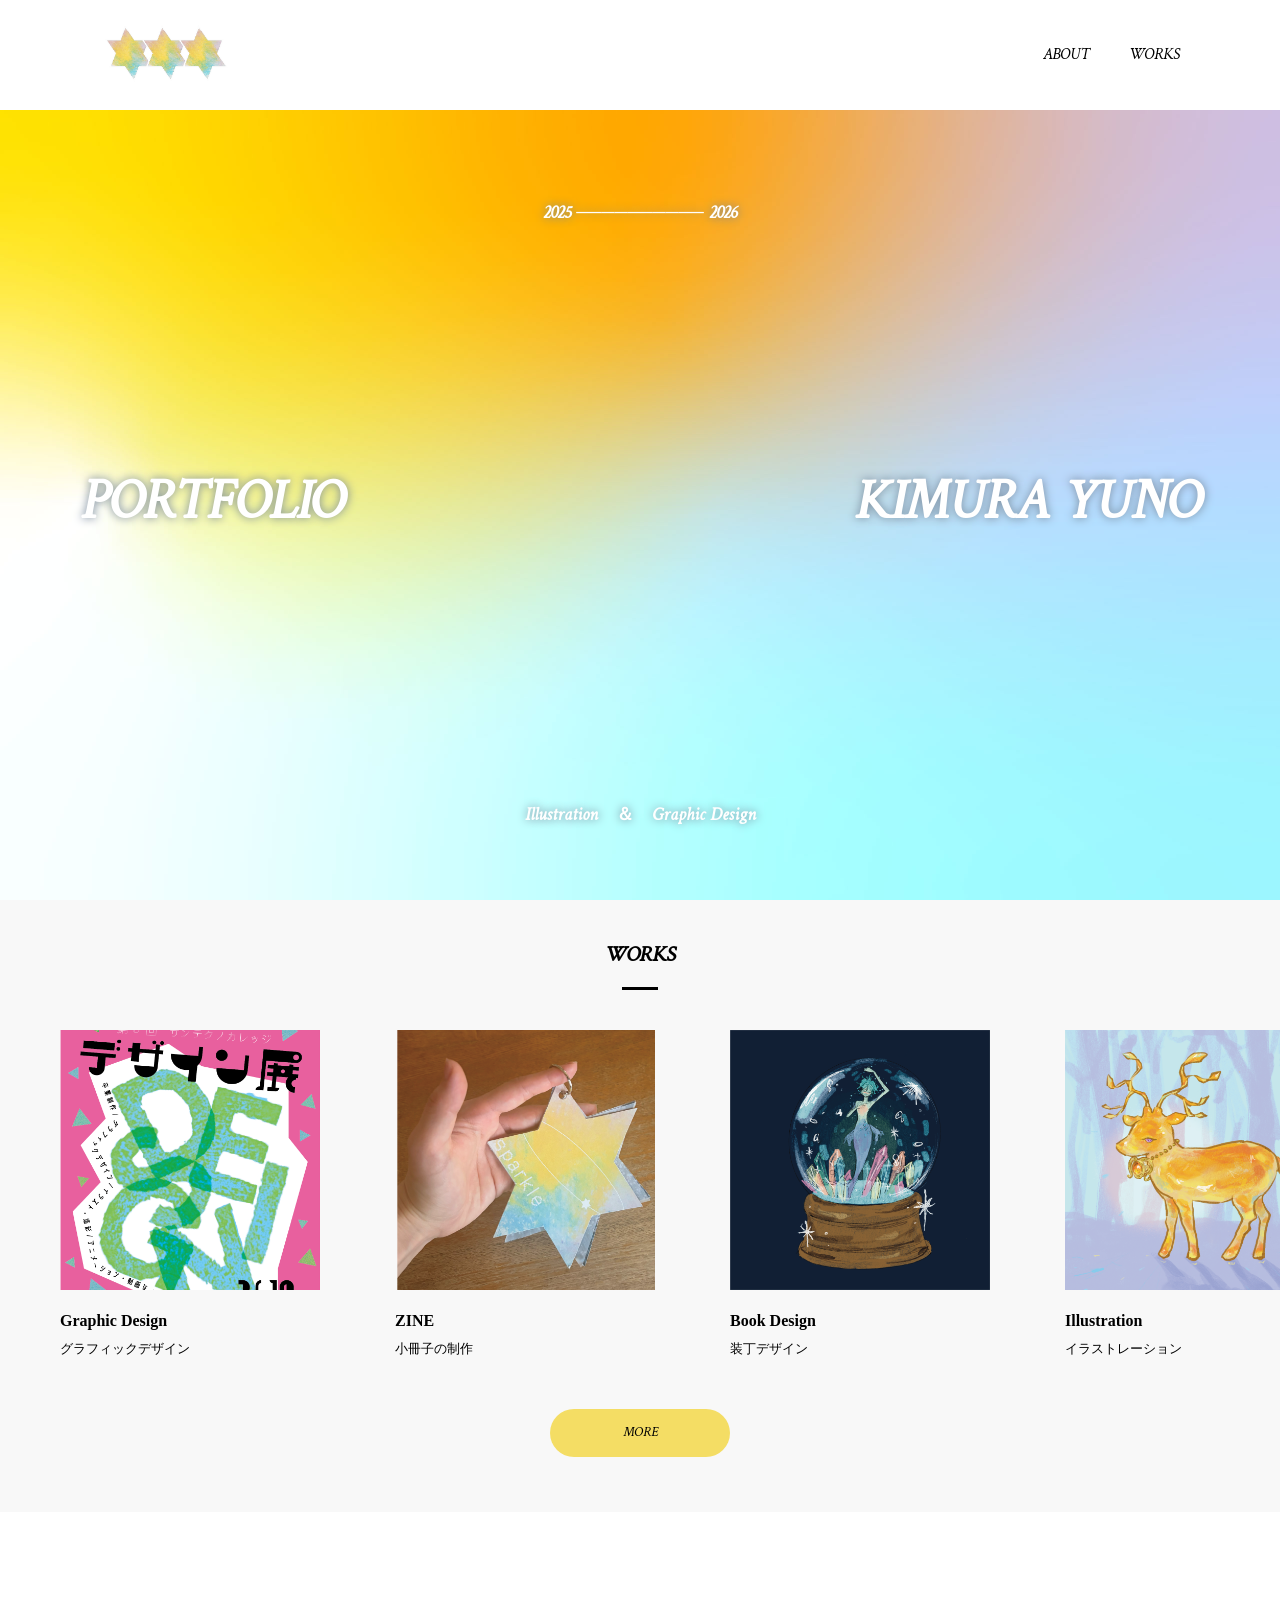
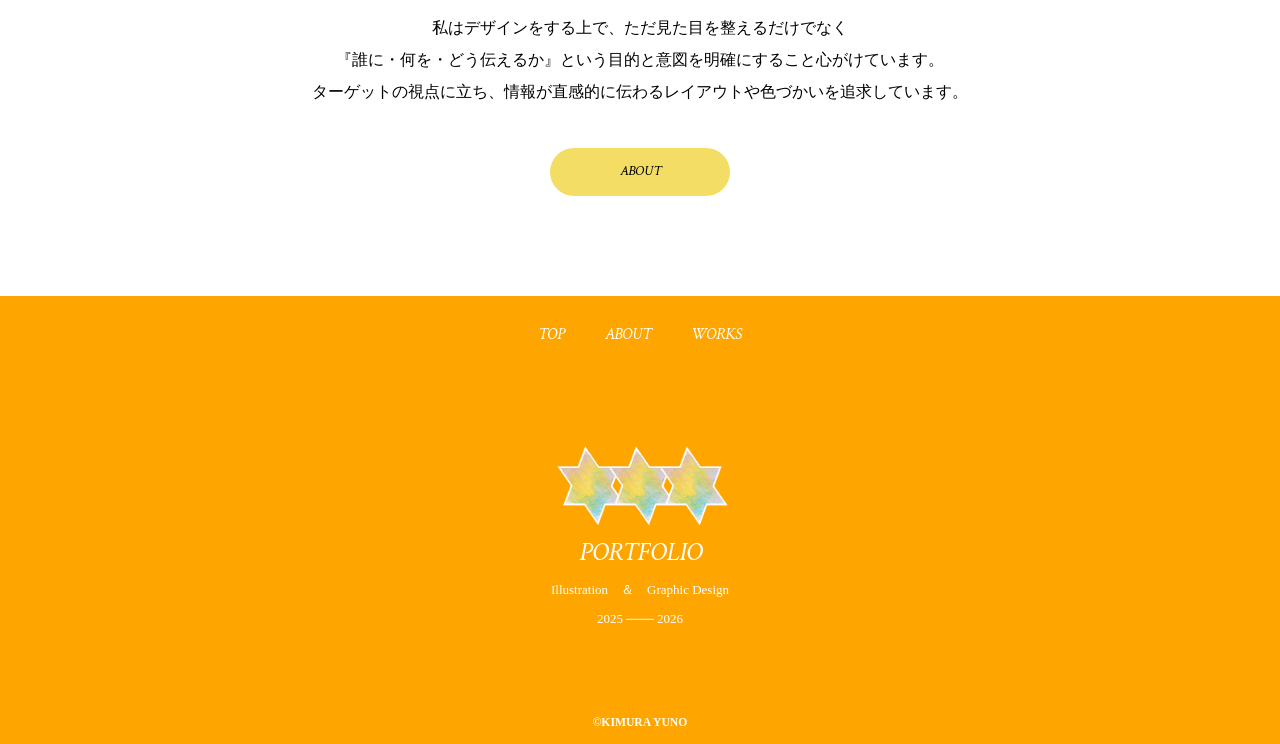
<file: index.html>
<!doctype html>
<html>
<head>
<meta charset="UTF-8">
<title>KIMURA YUNO PORTFOLIO website</title>
	<link rel="icon" type="image/svg+xml" href="favicon.svg">
<link rel="icon" type="image/png" href="favicon.png">
<link rel="apple-touch-icon" href="favicon.png">
<meta name="description" content="木村優乃のポートフォリオのウェブサイトです。">
<meta name="viewport" content="width=device-width, initial-scale=1">
<script type="text/javascript" src="js/toggle-menu.js"></script>
<link href="css/common.css" rel="stylesheet" type="text/css">
<link href="css/index.css" rel="stylesheet" type="text/css">
<link rel="preconnect" href="https://fonts.googleapis.com">
<link rel="preconnect" href="https://fonts.gstatic.com" crossorigin>
<link href="https://fonts.googleapis.com/css2?family=Metal&display=swap" rel="stylesheet">
</head>

<body>
<!--headerはここから-->
<header class="header">
  <div class="header-inner"> <a class="header-logo" href="index.html"> <img src="logo.webp" alt="KIMURA YUNO"/></a>
    <button class="toggle-menu-button"></button>
    <div class="header-site-menu">
      <nav class="site-menu">
        <ul>
          <li><a href="concept.html">ABOUT</a></li>
          <li><a href="shop.html">WORKS</a></li>
        
        </ul>
      </nav>
    </div>
    <!--header-site-menu--> 
  </div>
  <!--header-inner--> 
</header>
<!--headerはここまで--> 

<!--mainはここから-->
<main class="main">
  <div class="first-view">
 <div class="first-view-text">
  
  <!-- ① 左上の端（Y軸0の左端）に置く文字 -->
  <h1 class="title-left">PORTFOLIO</h1>
  
  <!-- ② 右上の端（Y軸0の右端）に置く文字（左と同じ大きさ） -->
  <h1 class="title-right">KIMURA YUNO</h1>

  <!-- ③ 上端真ん中に置きたい文字 -->
  <p class="top-center-text">2025 ────────── 2026</p>

  <!-- ④ 下端真ん中に置きたい文字 -->
  <p class="bottom-center-text">Illustration　＆　Graphic Design</p>

</div>
    <!--first-view-textの終わり--> 
  </div>
  <!--first-viewの終わり-->
 
  <div class="recommended">
    <h2>WORKS</h2>
    <ul class="item-list">
      <li><img src="images/index/index.webp" alt="グラフィックデザインの作品画像"/>
        <dl>
          <dt>Graphic Design</dt>
          <dd>グラフィックデザイン</dd>
		  </dl>
       
      </li>
      <li><img src="images/index/index2.webp" alt="小冊子の作品画像"/>
        <dl>
          <dt>ZINE</dt>
          <dd>小冊子の制作</dd>
        </dl>
       
      </li>
      <li><img src="images/index/index3.webp" alt="装丁デザインの作品画像"/>
        <dl>
          <dt>Book Design</dt>
          <dd>装丁デザイン</dd>
        </dl>
        
      </li>
   
		<li><img src="images/index/index6.webp" alt="イラストレーションの作品画像"/>
        <dl>
          <dt>Illustration</dt>
          <dd>イラストレーション</dd>
        </dl>
        
      </li>
		
		     <li><img src="images/index/index5.webp" alt="キャラクターデザインの作品画像"/>
        <dl>
          <dt>Character Design</dt>
          <dd>キャラクターデザイン</dd>
        </dl>
        
      </li>
		   <li><img src="images/index/index4.webp" alt="デッサンの作品画像"/>
        <dl>
          <dt>Drawing</dt>
          <dd>デッサン</dd>
        </dl>
        
      </li>
    </ul>
    <div class="link-button-area"><a class="link-button" href="./shop.html">MORE</a> </div>
  </div>
  <!--class"recommended" の終わり--> 
	 <div class="lead">
    <p>私はデザインをする上で、ただ見た目を整えるだけでなく<br>
		『誰に・何を・どう伝えるか』という目的と意図を明確にすること心がけています。<br>
		ターゲットの視点に立ち、情報が直感的に伝わるレイアウトや色づかいを追求しています。
    <div class="link-button-area"><a class="link-button" href="./concept.html">ABOUT</a></div>
  </div>
  <!--leadの終わり-->
</main>
<!--mainはここまで--> 

<!--footerはここから-->
<footer class="footer">
  <nav class="site-menu">
    <ul>
		 <li><a href="index.html">TOP</a></li>
      <li><a href="concept.html">ABOUT</a></li>
      <li><a href="shop.html">WORKS</a></li>
    </ul>
  </nav>
  <a class="footer-logo" href="index.html"> <img src="logo.webp" alt="KIMURA YUNO"/></a>
  <p class="footer-PORTFOLIO">PORTFOLIO</p>
  <p class="footer-time">Illustration　＆　Graphic Design</p>
	<p class="footer-time">2025 ─── 2026</p>
  <p class="copyright"><small>&copy;KIMURA YUNO</small></p>
</footer>
<!--footerはここまで-->

</body>
</html>
</file>
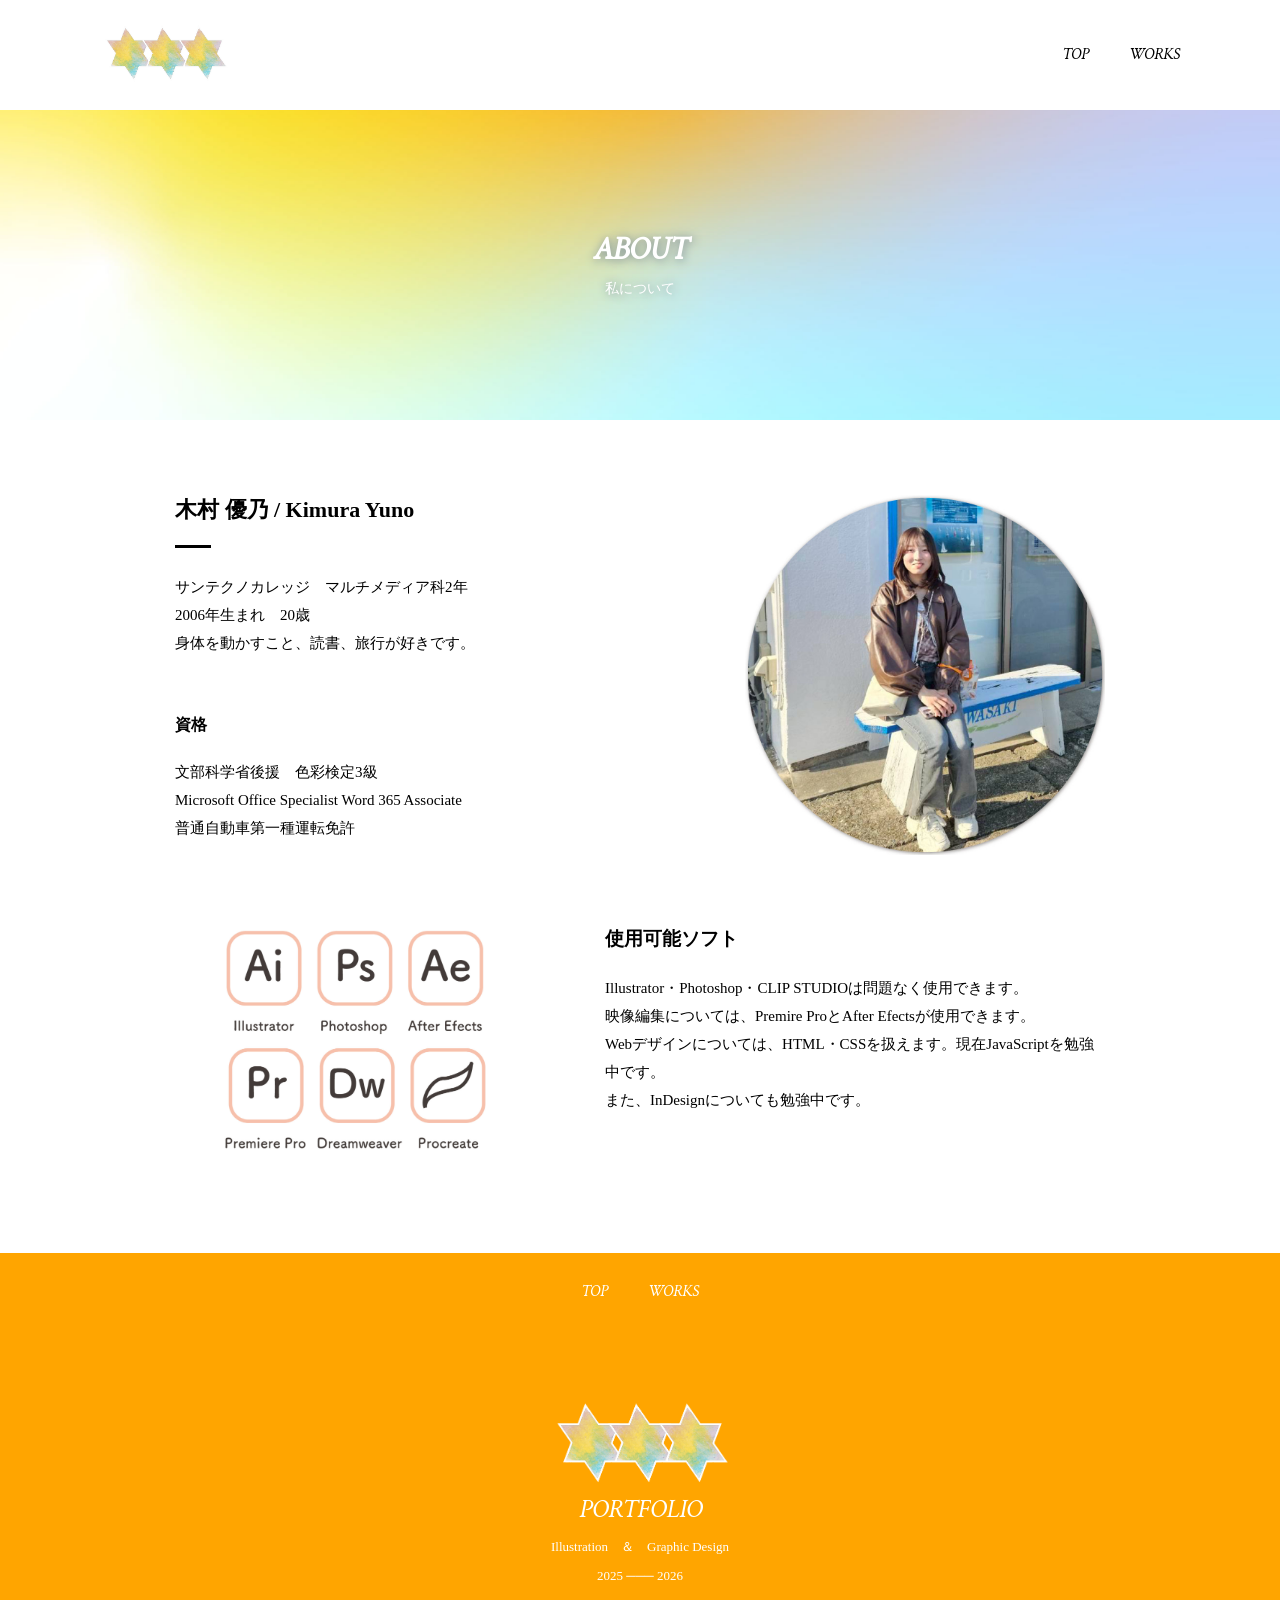
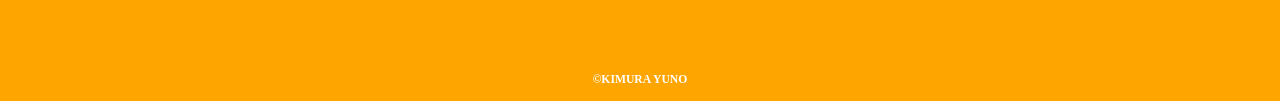
<file: concept.html>
<!doctype html>
<html>
<head>
<meta charset="UTF-8">
<title>ABOUT | KIMURA YUNO PORTFOLIO website</title>
<meta name="description" content="私について">
<meta name="viewport" content="width=device-width, initial-scale=1">
<script type="text/javascript" src="js/toggle-menu.js"></script>
<link href="css/common.css" rel="stylesheet" type="text/css">
<link rel="preconnect" href="https://fonts.googleapis.com">
<link rel="preconnect" href="https://fonts.gstatic.com" crossorigin>
<link href="https://fonts.googleapis.com/css2?family=Metal&display=swap" rel="stylesheet">
<link href="css/concept.css" rel="stylesheet" type="text/css">
</head>

<body>
<!--headerはここから-->
<header class="header">
  <div class="header-inner"> <a class="header-logo" href="index.html"> <img src="logo.webp" alt="KIMURA YUNO"/></a>
    <button class="toggle-menu-button"></button>
    <div class="header-site-menu">
      <nav class="site-menu">
        <ul>
			          <li><a href="index.html">TOP</a></li>
          <li><a href="shop.html">WORKS</a></li>
        </ul>
      </nav>
    </div>
    <!--header-site-menu--> 
  </div>
  <!--header-inner--> 
</header>
<!--headerはここまで-->  

<!--mainはここから-->
<main class="main">
  <div class="title">
    <h1>ABOUT </h1>
    <p>私について</p>
  </div>
  <!--titleの終わり-->
  <div class="feature">
    <div class="feature-text">
      <h2>木村 優乃 / Kimura Yuno</h2>
      <p>サンテクノカレッジ　マルチメディア科2年<br>
		2006年生まれ　20歳<br>
		身体を動かすこと、読書、旅行が好きです。</p>
	  <h4>資格</h4>
<p>文部科学省後援　色彩検定3級<br>
Microsoft Office Specialist Word 365 Associate<br>
普通自動車第一種運転免許</p>
    </div>
    <!--feature-textの終わり--> 
    <img src="images/concept/img-watashi.jpg" alt="木村優乃の画像"/> </div>
  <div class="feature reverse">
    <div class="feature-text">
     
		<h3>使用可能ソフト</h3>
		<p>Illustrator・Photoshop・CLIP STUDIOは問題なく使用できます。<br>
		映像編集については、Premire ProとAfter Efectsが使用できます。<br>
		Webデザインについては、HTML・CSSを扱えます。現在JavaScriptを勉強中です。<br>
		また、InDesignについても勉強中です。</p>
    </div>
    <!--feature-textの終わり--> 
    <img src="images/concept/img-soft.jpg" alt="使用可能ソフトの画像"/> </div>
  <!--fuature reverseの終わり-->
  
</main>
<!--mainはここまで--> 

<!--footerはここから-->
<footer class="footer">
  <nav class="site-menu">
    <ul>
		 <li><a href="index.html">TOP</a></li>
      <li><a href="shop.html">WORKS</a></li>
    </ul>
  </nav>
  <a class="footer-logo" href="index.html"> <img src="logo.webp" alt="KIMURA YUNO"/></a>
  <p class="footer-PORTFOLIO">PORTFOLIO</p>
  <p class="footer-time">Illustration　＆　Graphic Design</p>
	<p class="footer-time">2025 ─── 2026</p>
  <p class="copyright"><small>&copy;KIMURA YUNO</small></p>
</footer>
<!--footerはここまで-->


</body>
</html>
</file>
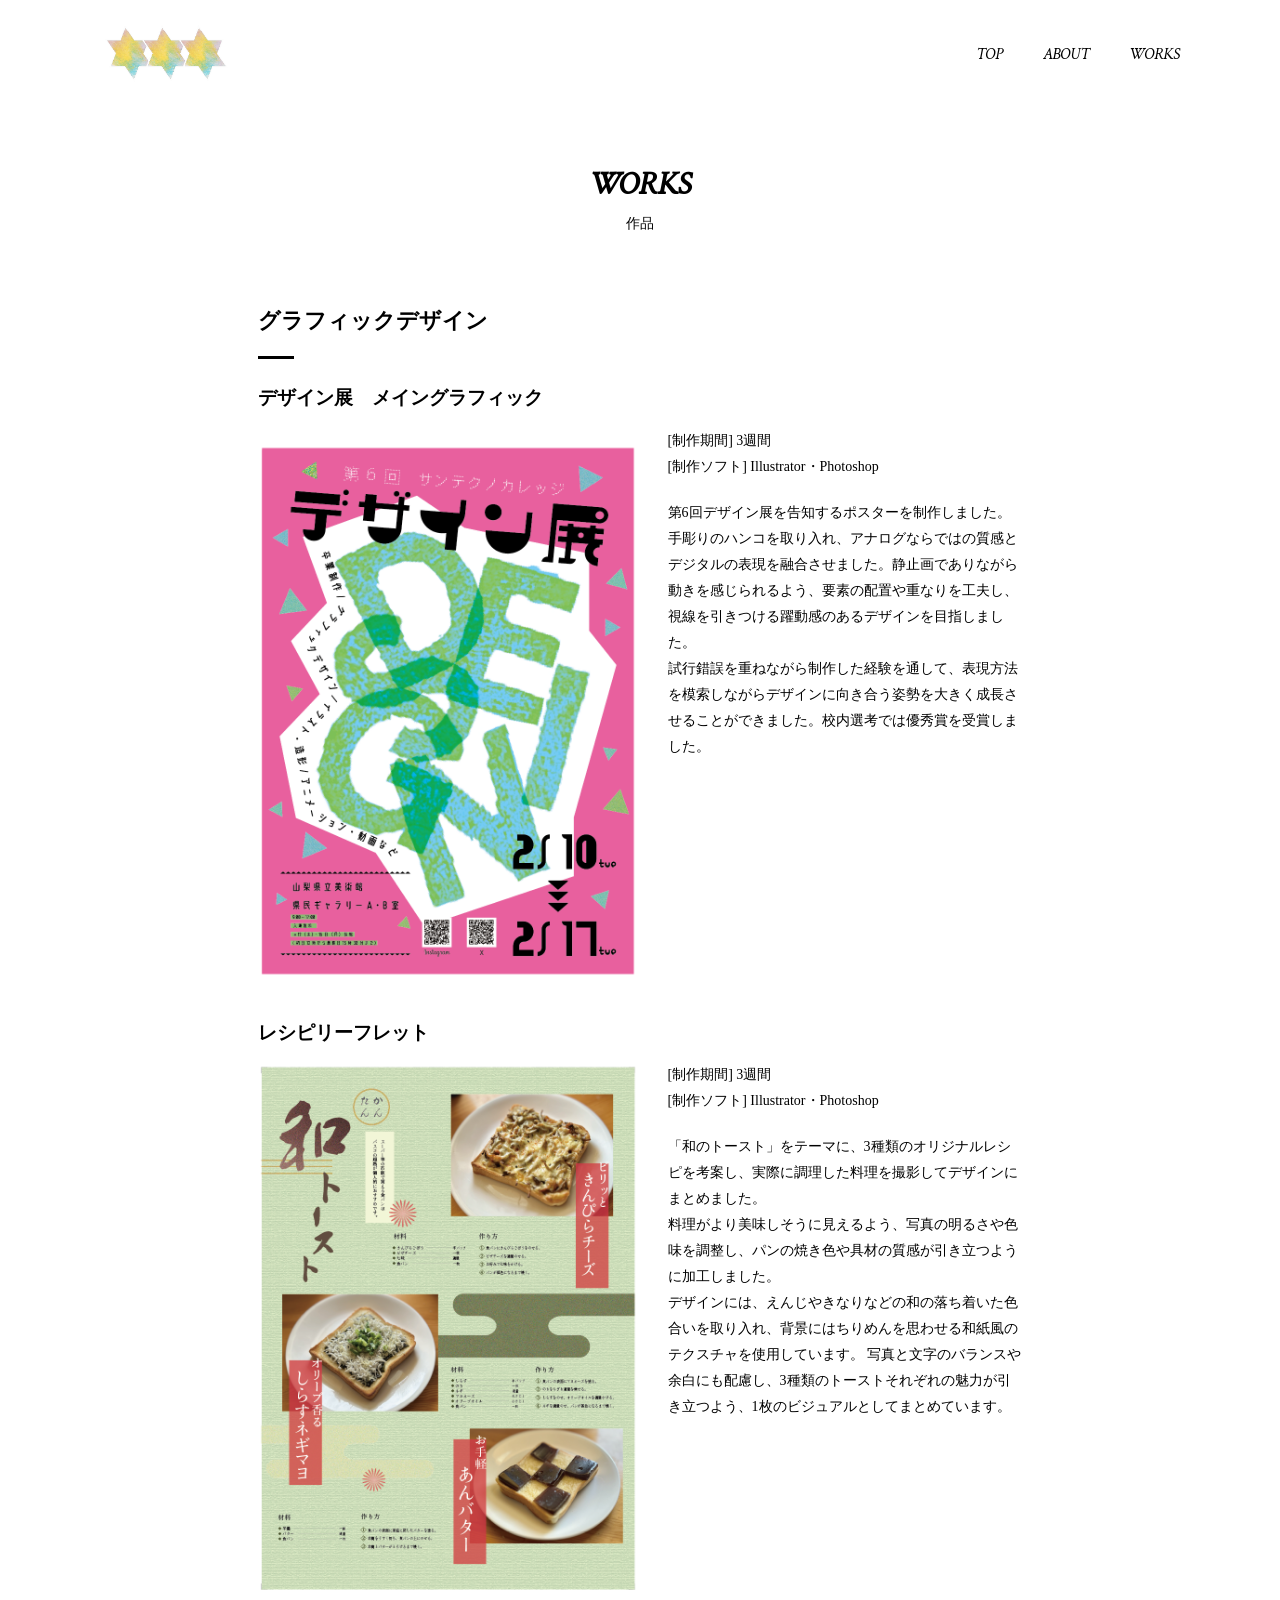
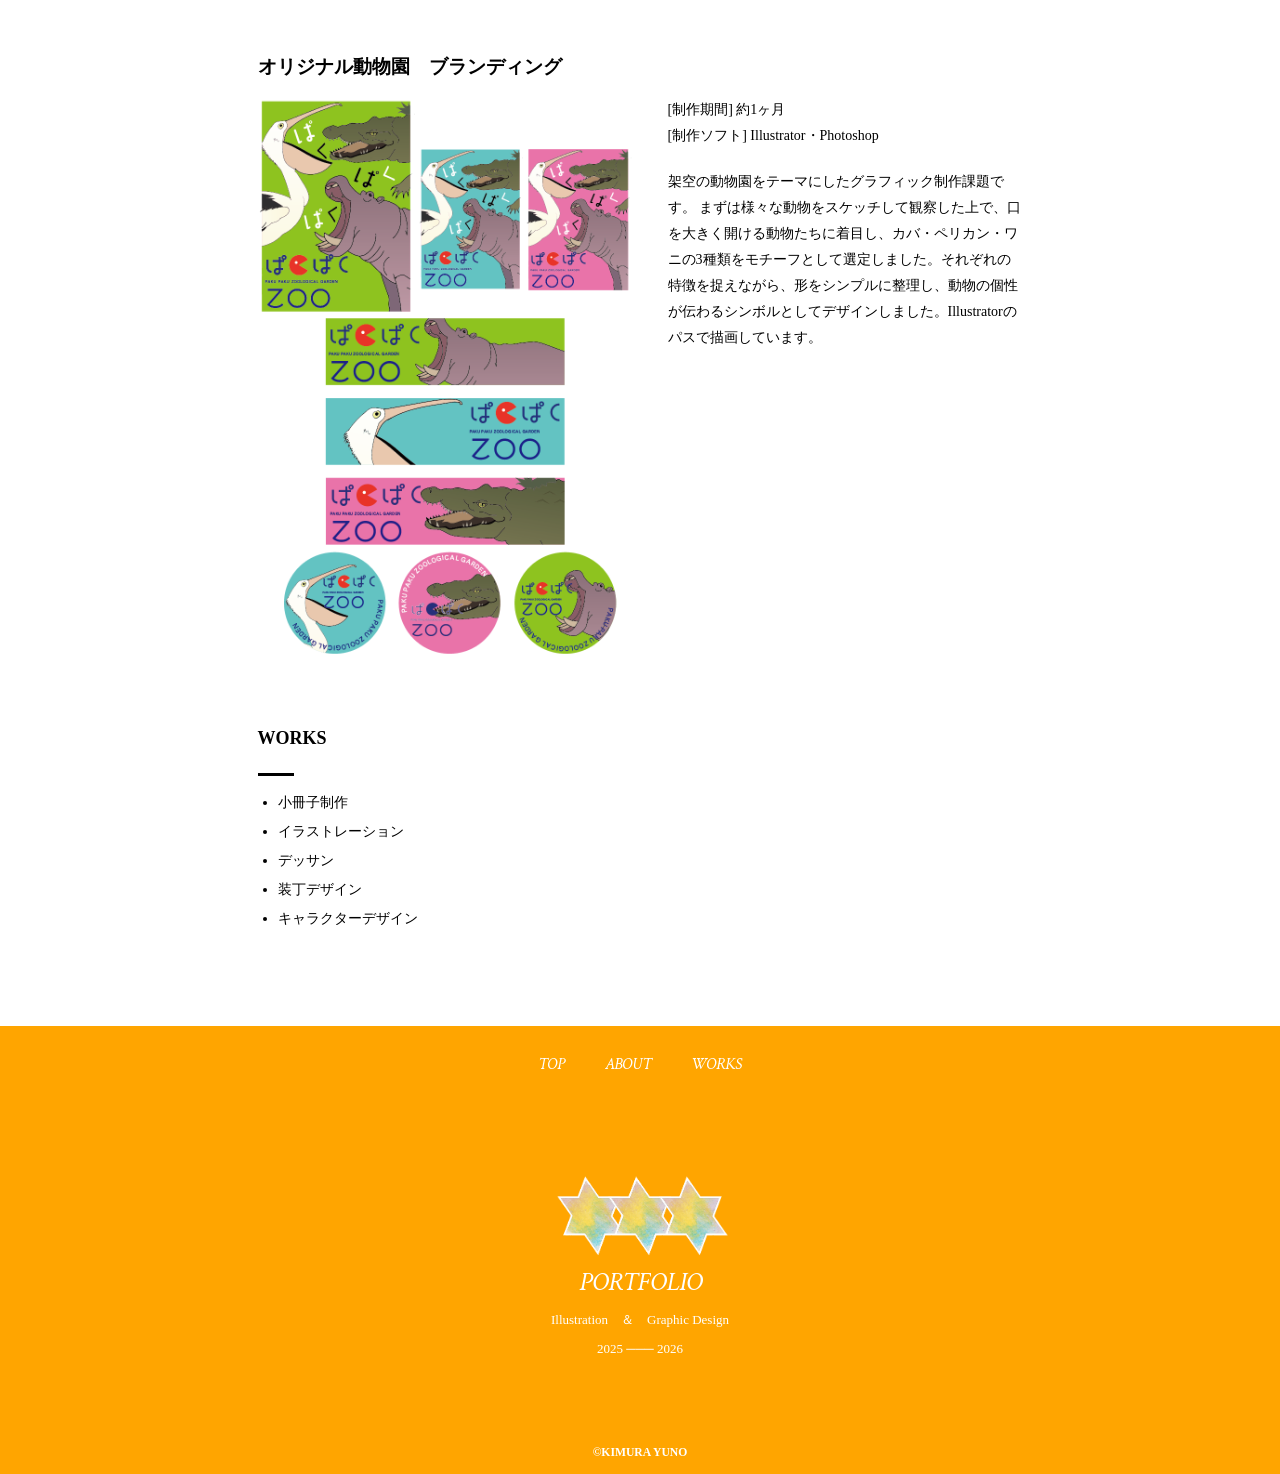
<file: shop-detail.html>
<!DOCTYPE html>
<html>

<head>
    <meta charset="UTF-8">
    <title><title>WORKS | KIMURA YUNO PORTFOLIO website</title></title>
    <meta name="description" content="木村優乃の作品集です。">
    <meta name="viewport" content="width=device-width">
    <script src="./js/toggle-menu.js"></script>
    <link href="./css/common.css" rel="stylesheet">
    <link href="./css/shop.css" rel="stylesheet">
    <link rel="preconnect" href="https://fonts.googleapis.com">
    <link rel="preconnect" href="https://fonts.gstatic.com" crossorigin>
    <link href="https://fonts.googleapis.com/css2?family=Metal&display=swap" rel="stylesheet">
</head>

<body>

<!--headerはここから-->
<header class="header">
  <div class="header-inner"> <a class="header-logo" href="index.html"> <img src="logo.webp" alt="KIMURA YUNO"/></a>
    <button class="toggle-menu-button"></button>
    <div class="header-site-menu">
      <nav class="site-menu">
        <ul>
			          <li><a href="index.html">TOP</a></li>
          <li><a href="concept.html">ABOUT</a></li>
          <li><a href="shop.html">WORKS</a></li>
        </ul>
      </nav>
    </div>
    <!--header-site-menu--> 
  </div>
  <!--header-inner--> 
</header>
<!--headerはここまで--> 

    <!-- mainここから -->
    <main class="main">
        <div class="title">
            <h1>WORKS</h1>
            <p>作品</p>
        </div>
        <div class="shop-contents">
            <div class="shop-item">
<h2>グラフィックデザイン</h2>
				<h3>デザイン展　メイングラフィック</h3>
                <div class="item-area">
                <img src="images/shop/shop1.webp" alt="デザイン展メイングラフィックの作品画像"/>
                <div class="about-item">
					<p class="item-text">[制作期間] 3週間<br>[制作ソフト] Illustrator・Photoshop</p>
				 <p class="item-text">第6回デザイン展を告知するポスターを制作しました。 <br>
					 手彫りのハンコを取り入れ、アナログならではの質感とデジタルの表現を融合させました。静止画でありながら動きを感じられるよう、要素の配置や重なりを工夫し、視線を引きつける躍動感のあるデザインを目指しました。<br>試行錯誤を重ねながら制作した経験を通して、表現方法を模索しながらデザインに向き合う姿勢を大きく成長させることができました。校内選考では優秀賞を受賞しました。</p>
                </div><!-- class "about-item"の終わり-->
                </div><!-- class "item-area"の終わり-->
				<h3>レシピリーフレット</h3>
              <div class="item-area">
                <img src="images/shop/shop2.webp" alt="レシピリーフレットの作品画像"/>
                <div class="about-item">
					<p class="item-text">[制作期間] 3週間<br>[制作ソフト] Illustrator・Photoshop</p>
				 <p class="item-text">「和のトースト」をテーマに、3種類のオリジナルレシピを考案し、実際に調理した料理を撮影してデザインにまとめました。<br>

料理がより美味しそうに見えるよう、写真の明るさや色味を調整し、パンの焼き色や具材の質感が引き立つように加工しました。<br>
デザインには、えんじやきなりなどの和の落ち着いた色合いを取り入れ、背景にはちりめんを思わせる和紙風のテクスチャを使用しています。
写真と文字のバランスや余白にも配慮し、3種類のトーストそれぞれの魅力が引き立つよう、1枚のビジュアルとしてまとめています。</p>
                </div><!-- class "about-item"の終わり-->
                </div><!-- class "item-area"の終わり-->
				<h3>オリジナル動物園　ブランディング</h3>
                <div class="item-area">
                <img src="images/shop/shop3.webp" alt="オリジナル動物園の作品画像"/>
                <div class="about-item">
					<p class="item-text">[制作期間] 約1ヶ月<br>[制作ソフト] Illustrator・Photoshop</p>
				 <p class="item-text">架空の動物園をテーマにしたグラフィック制作課題です。
まずは様々な動物をスケッチして観察した上で、口を大きく開ける動物たちに着目し、カバ・ペリカン・ワニの3種類をモチーフとして選定しました。それぞれの特徴を捉えながら、形をシンプルに整理し、動物の個性が伝わるシンボルとしてデザインしました。Illustratorのパスで描画しています。</p>
                </div><!-- class "about-item"の終わり-->
              </div><!-- class "item-area"の終わり-->
<div class="item-group recommended">
        
            </div>
            <aside class="shop-menu">
                <div class="shop-menu-inner">
                    <h2>WORKS</h2>
                    <ul>
                      <li><a href="./shop-detail02.html">小冊子制作</a></li>
                        <li><a href="./shop-detail03.html">イラストレーション</a></li>
                        <li><a href="./shop-detail04.html">デッサン</a></li>
                        <li><a href="./shop-detail05.html">装丁デザイン</a></li>
                        <li><a href="./shop-detail06.html">キャラクターデザイン</a></li>
                  </ul>
              </div>
            </aside>
        </div>
    </main>
    <!-- mainここまで -->

<!--footerはここから-->
<footer class="footer">
  <nav class="site-menu">
    <ul>
		 <li><a href="index.html">TOP</a></li>
      <li><a href="concept.html">ABOUT</a></li>
      <li><a href="shop.html">WORKS</a></li>
    </ul>
  </nav>
  <a class="footer-logo" href="index.html"> <img src="logo.webp" alt="KIMURA YUNO"/></a>
  <p class="footer-PORTFOLIO">PORTFOLIO</p>
  <p class="footer-time">Illustration　＆　Graphic Design</p>
	<p class="footer-time">2025 ─── 2026</p>
  <p class="copyright"><small>&copy;KIMURA YUNO</small></p>
</footer>
<!--footerはここまで-->

</body>

</html>
</file>
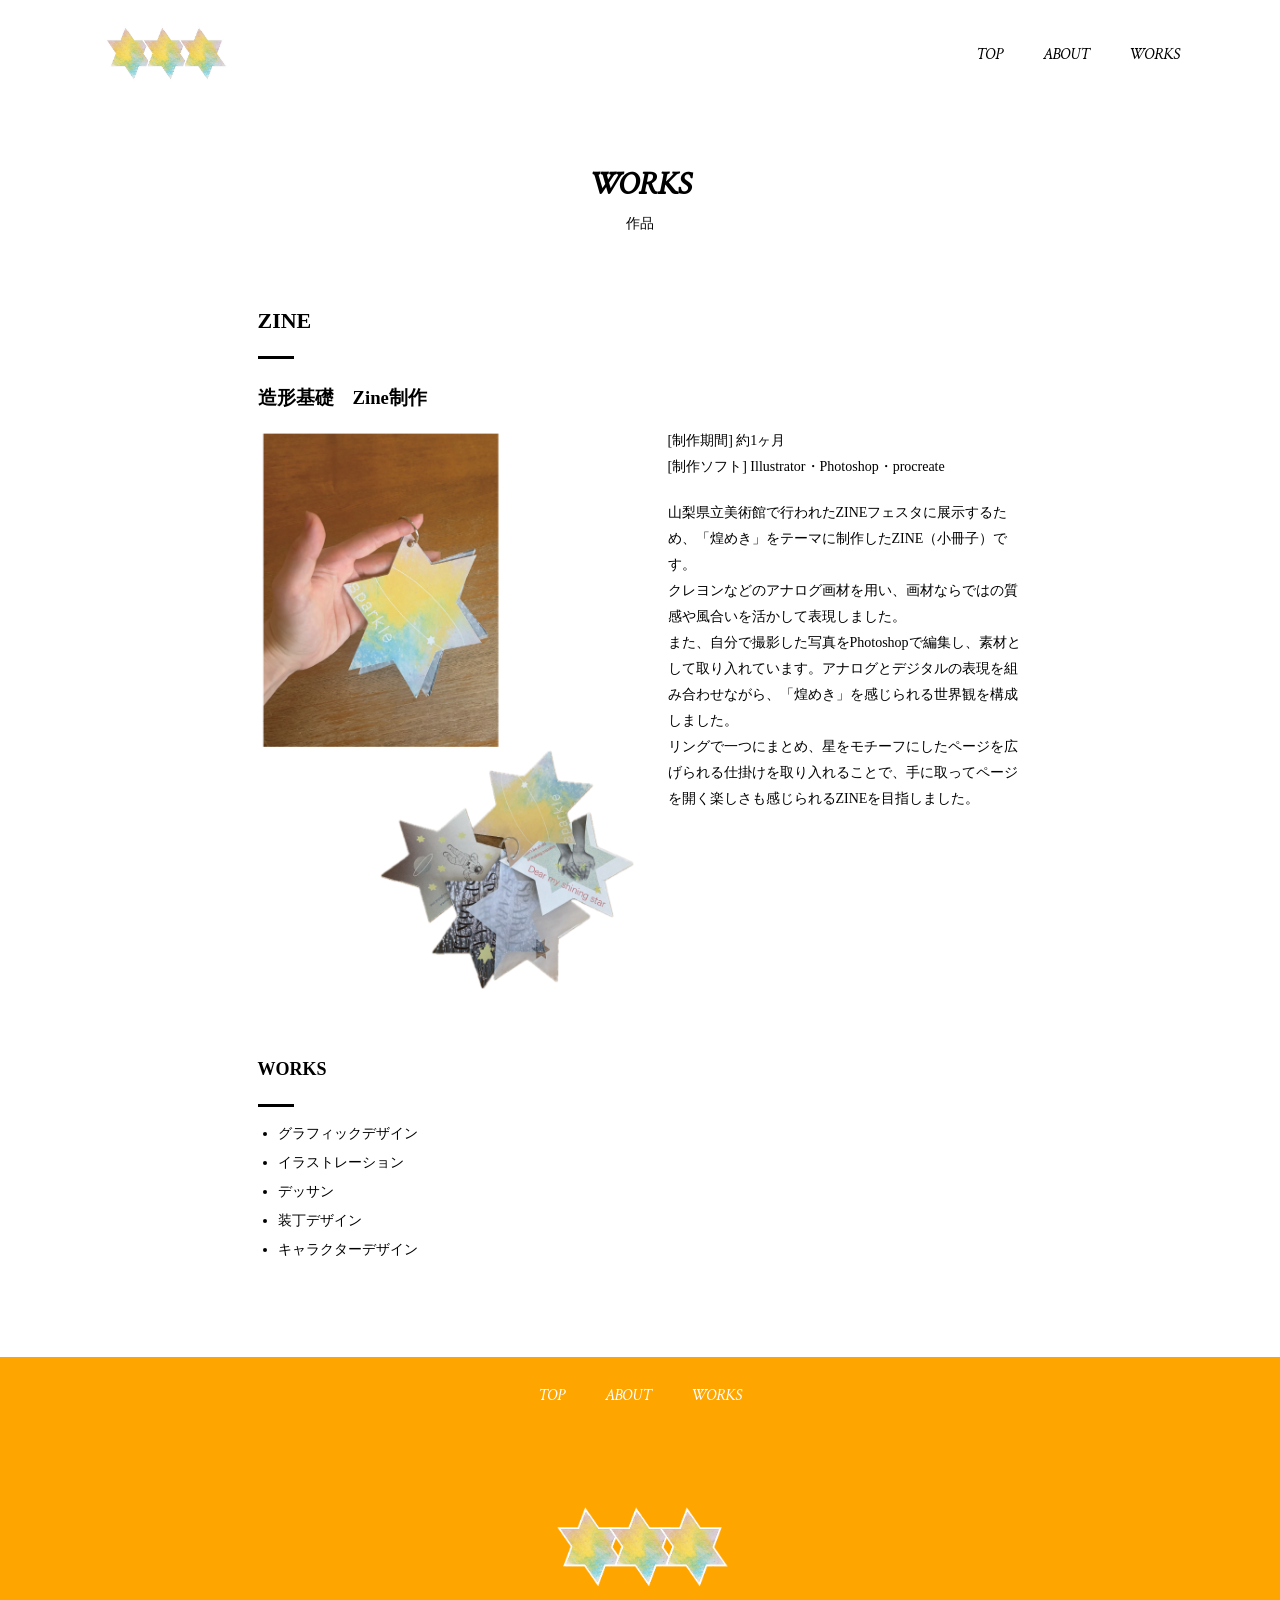
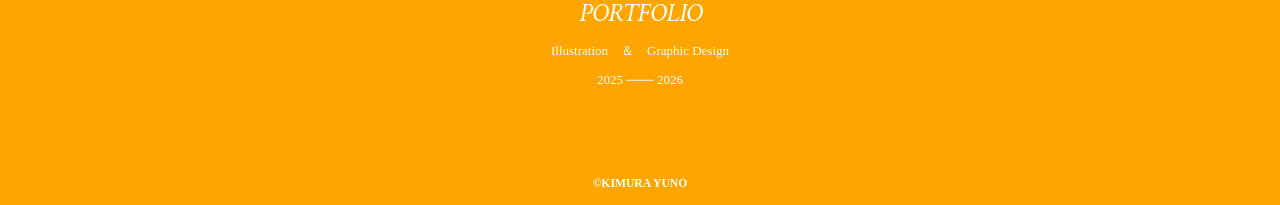
<file: shop-detail02.html>
<!DOCTYPE html>
<html>

<head>
    <meta charset="UTF-8">
    <title>WORKS | KIMURA YUNO PORTFOLIO website</title>
    <meta name="description" content="木村優乃の作品集です。">
    <meta name="viewport" content="width=device-width">
    <script src="./js/toggle-menu.js"></script>
    <link href="./css/common.css" rel="stylesheet">
    <link href="./css/shop.css" rel="stylesheet">
    <link rel="preconnect" href="https://fonts.googleapis.com">
    <link rel="preconnect" href="https://fonts.gstatic.com" crossorigin>
    <link href="https://fonts.googleapis.com/css2?family=Metal&display=swap" rel="stylesheet">
</head>

<body>

<!--headerはここから-->
<header class="header">
  <div class="header-inner"> <a class="header-logo" href="index.html"> <img src="logo.webp" alt="KIMURA YUNO"/></a>
    <button class="toggle-menu-button"></button>
    <div class="header-site-menu">
      <nav class="site-menu">
        <ul>
			          <li><a href="index.html">TOP</a></li>
          <li><a href="concept.html">ABOUT</a></li>
          <li><a href="shop.html">WORKS</a></li>
        </ul>
      </nav>
    </div>
    <!--header-site-menu--> 
  </div>
  <!--header-inner--> 
</header>
<!--headerはここまで--> 

    <!-- mainここから -->
    <main class="main">
        <div class="title">
            <h1>WORKS</h1>
            <p>作品</p>
        </div>
        <div class="shop-contents">
            <div class="shop-item">
<h2>ZINE&nbsp;</h2>
				<h3>造形基礎　Zine制作</h3>
                <div class="item-area">
                <img src="images/shop/shop4.webp" alt="小冊子の作品画像"/>
			
                <div class="about-item">
					<p class="item-text">[制作期間] 約1ヶ月<br>[制作ソフト] Illustrator・Photoshop・procreate</p>
				 <p class="item-text">山梨県立美術館で行われたZINEフェスタに展示するため、「煌めき」をテーマに制作したZINE（小冊子）です。<br>
				   クレヨンなどのアナログ画材を用い、画材ならではの質感や風合いを活かして表現しました。<br>また、自分で撮影した写真をPhotoshopで編集し、素材として取り入れています。アナログとデジタルの表現を組み合わせながら、「煌めき」を感じられる世界観を構成しました。<br>
リングで一つにまとめ、星をモチーフにしたページを広げられる仕掛けを取り入れることで、手に取ってページを開く楽しさも感じられるZINEを目指しました。</p>
                </div><!-- class "about-item"の終わり-->
                </div><!-- class "item-area"の終わり-->
	
<div class="item-group recommended">
        
            </div>
            <aside class="shop-menu">
                <div class="shop-menu-inner">
                    <h2>WORKS</h2>
                    <ul>
                       <li><a href="./shop-detail.html">グラフィックデザイン</a></li>
                        <li><a href="./shop-detail03.html">イラストレーション</a></li>
                        <li><a href="./shop-detail04.html">デッサン</a></li>
                        <li><a href="./shop-detail05.html">装丁デザイン</a></li>
                        <li><a href="./shop-detail06.html">キャラクターデザイン</a></li>
                    </ul>
                </div>
            </aside>
        </div>
    </main>
    <!-- mainここまで -->

<!--footerはここから-->
<footer class="footer">
  <nav class="site-menu">
    <ul>
		 <li><a href="index.html">TOP</a></li>
      <li><a href="concept.html">ABOUT</a></li>
      <li><a href="shop.html">WORKS</a></li>
    </ul>
  </nav>
  <a class="footer-logo" href="index.html"> <img src="logo.webp" alt="KIMURA YUNO"/></a>
  <p class="footer-PORTFOLIO">PORTFOLIO</p>
  <p class="footer-time">Illustration　＆　Graphic Design</p>
	<p class="footer-time">2025 ─── 2026</p>
  <p class="copyright"><small>&copy;KIMURA YUNO</small></p>
</footer>
<!--footerはここまで-->

</body>

</html>
</file>
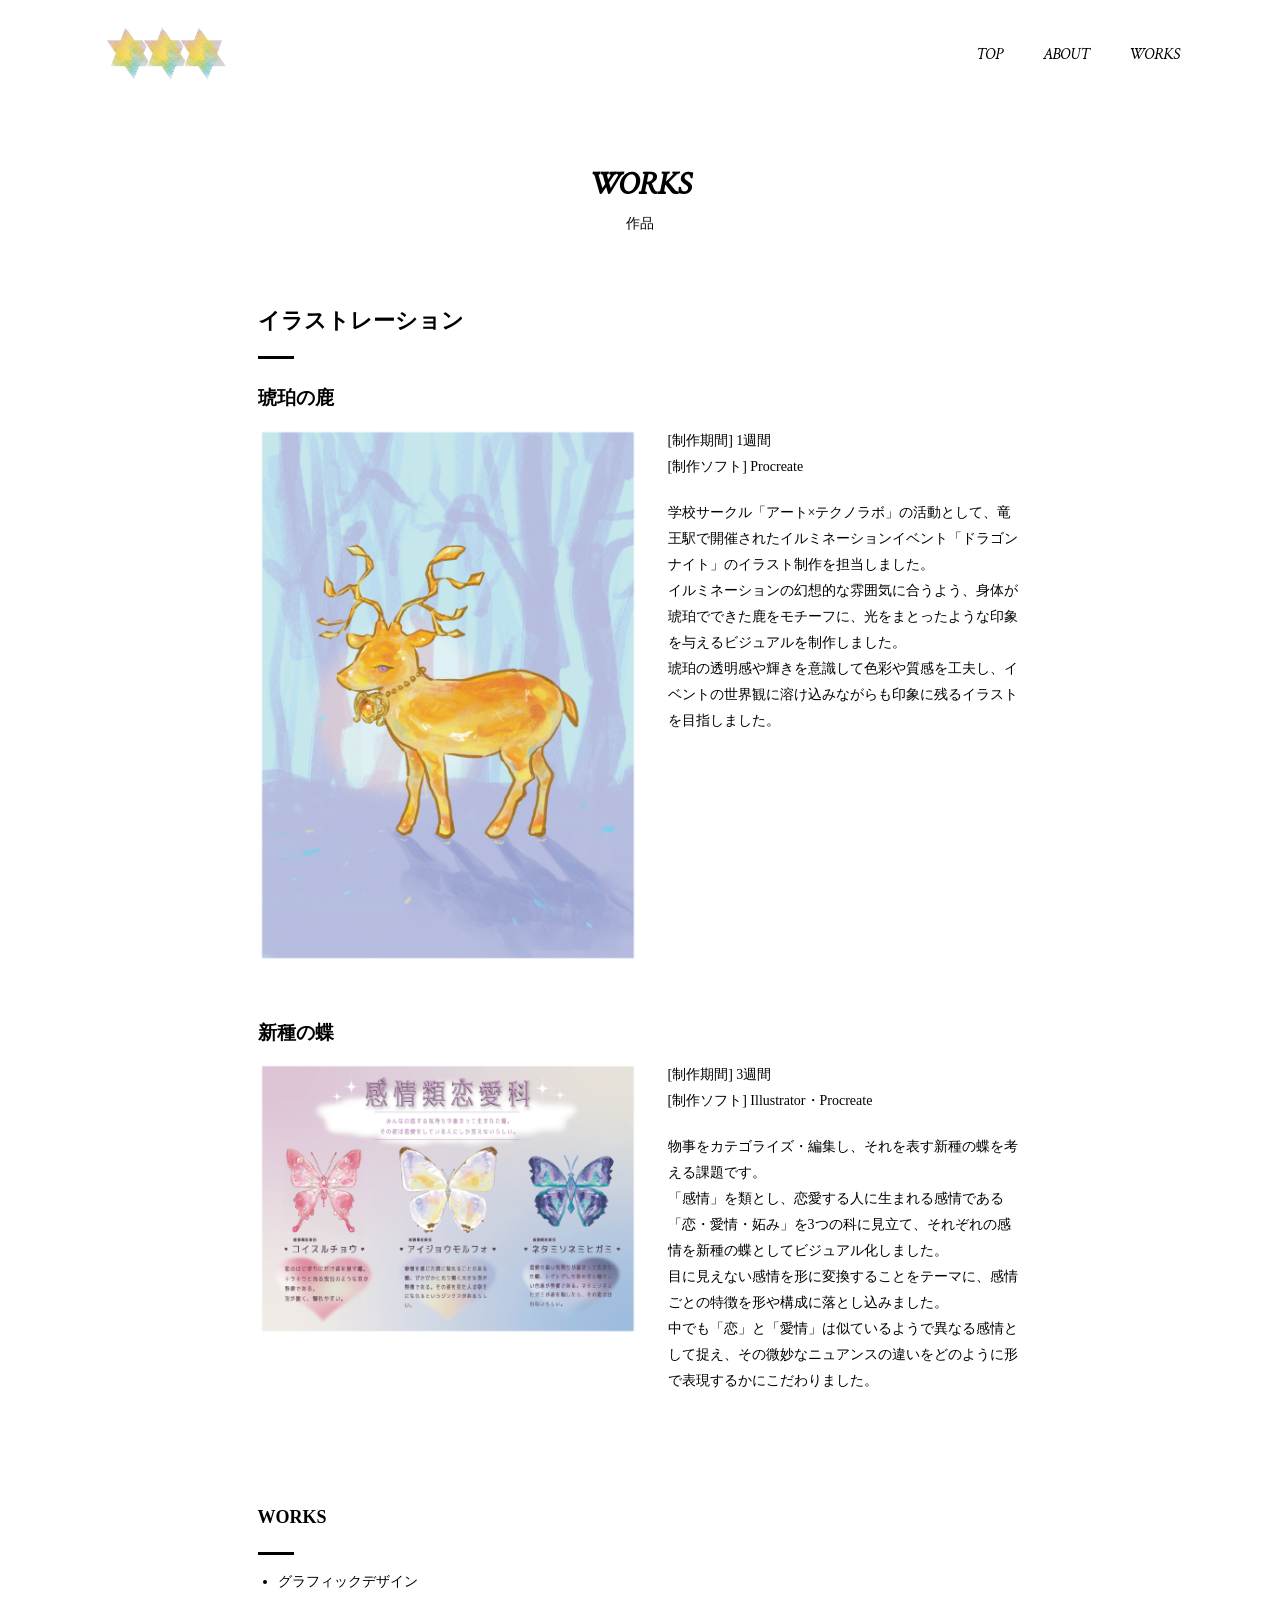
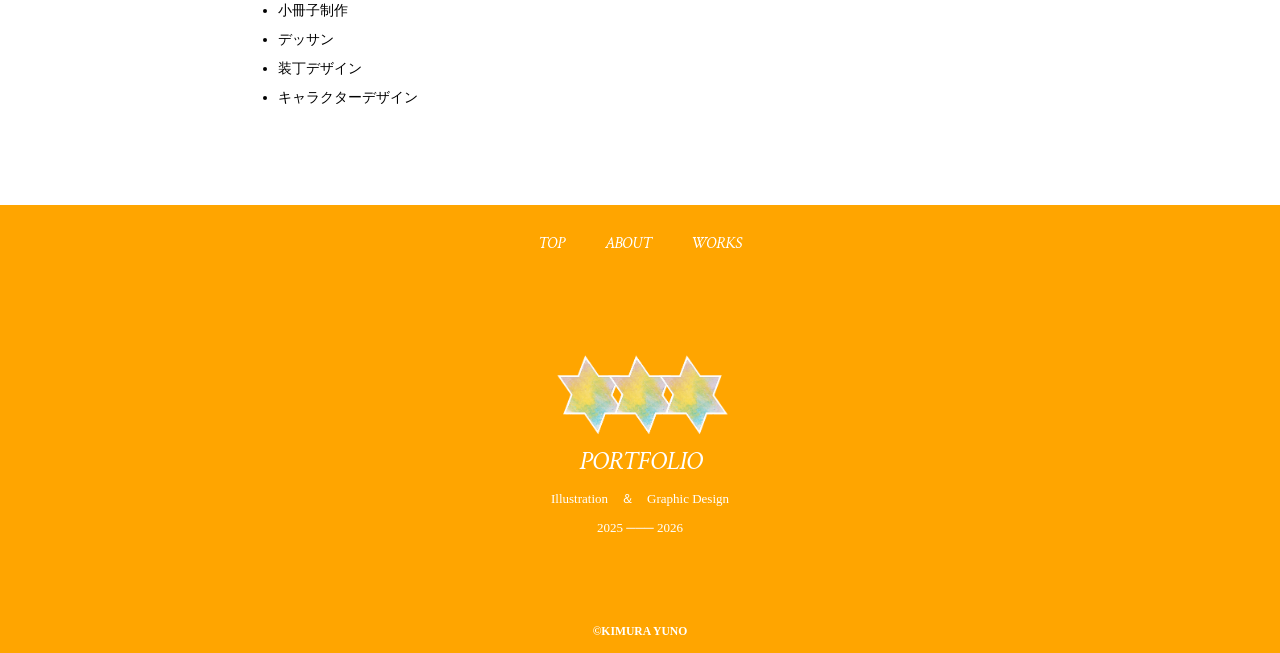
<file: shop-detail03.html>
<!DOCTYPE html>
<html>

<head>
    <meta charset="UTF-8">
<title>WORKS | KIMURA YUNO PORTFOLIO website</title>
    <meta name="description" content="木村優乃の作品集です。">
    <meta name="viewport" content="width=device-width">
    <script src="./js/toggle-menu.js"></script>
    <link href="./css/common.css" rel="stylesheet">
    <link href="./css/shop.css" rel="stylesheet">
    <link rel="preconnect" href="https://fonts.googleapis.com">
    <link rel="preconnect" href="https://fonts.gstatic.com" crossorigin>
    <link href="https://fonts.googleapis.com/css2?family=Metal&display=swap" rel="stylesheet">
</head>

<body>

<!--headerはここから-->
<header class="header">
  <div class="header-inner"> <a class="header-logo" href="index.html"> <img src="logo.webp" alt="KIMURA YUNO"/></a>
    <button class="toggle-menu-button"></button>
    <div class="header-site-menu">
      <nav class="site-menu">
        <ul>
			          <li><a href="index.html">TOP</a></li>
          <li><a href="concept.html">ABOUT</a></li>
          <li><a href="shop.html">WORKS</a></li>
        </ul>
      </nav>
    </div>
    <!--header-site-menu--> 
  </div>
  <!--header-inner--> 
</header>
<!--headerはここまで-->  

    <!-- mainここから -->
    <main class="main">
        <div class="title">
            <h1>WORKS</h1>
            <p>作品</p>
        </div>
        <div class="shop-contents">
            <div class="shop-item">
<h2>イラストレーション</h2>
							<h3>琥珀の鹿</h3>
                <div class="item-area">
                <img src="images/shop/shop7.webp" alt="琥珀の鹿の作品画像"/>
                <div class="about-item">
					<p class="item-text">[制作期間] 1週間<br>[制作ソフト] Procreate</p>
				 <p class="item-text">学校サークル「アート×テクノラボ」の活動として、竜王駅で開催されたイルミネーションイベント「ドラゴンナイト」のイラスト制作を担当しました。<br>

イルミネーションの幻想的な雰囲気に合うよう、身体が琥珀でできた鹿をモチーフに、光をまとったような印象を与えるビジュアルを制作しました。<br>琥珀の透明感や輝きを意識して色彩や質感を工夫し、イベントの世界観に溶け込みながらも印象に残るイラストを目指しました。</p>
                </div><!-- class "about-item"の終わり-->
                </div><!-- class "item-area"の終わり-->
				<h3>新種の蝶</h3>
                <div class="item-area">
                <img src="images/shop/shop5.webp" alt="新種の蝶の画像"/>
                <div class="about-item">
					<p class="item-text">[制作期間] 3週間<br>[制作ソフト] Illustrator・Procreate</p>
				 <p class="item-text">物事をカテゴライズ・編集し、それを表す新種の蝶を考える課題です。<br>「感情」を類とし、恋愛する人に生まれる感情である「恋・愛情・妬み」を3つの科に見立て、それぞれの感情を新種の蝶としてビジュアル化しました。<br>目に見えない感情を形に変換することをテーマに、感情ごとの特徴を形や構成に落とし込みました。<br>中でも「恋」と「愛情」は似ているようで異なる感情として捉え、その微妙なニュアンスの違いをどのように形で表現するかにこだわりました。</p>
                </div><!-- class "about-item"の終わり-->
                </div><!-- class "item-area"の終わり-->
	
<div class="item-group recommended">
        
            </div>
            <aside class="shop-menu">
                <div class="shop-menu-inner">
                    <h2>WORKS</h2>
                    <ul>
						<li><a href="./shop-detail.html">グラフィックデザイン</a></li>
                        <li><a href="./shop-detail02.html">小冊子制作</a></li>
                        <li><a href="./shop-detail04.html">デッサン</a></li>
                        <li><a href="./shop-detail05.html">装丁デザイン</a></li>
                        <li><a href="./shop-detail06.html">キャラクターデザイン</a></li>
                    </ul>
                </div>
            </aside>
        </div>
    </main>
    <!-- mainここまで -->

<!--footerはここから-->
<footer class="footer">
  <nav class="site-menu">
    <ul>
		 <li><a href="index.html">TOP</a></li>
      <li><a href="concept.html">ABOUT</a></li>
      <li><a href="shop.html">WORKS</a></li>
    </ul>
  </nav>
  <a class="footer-logo" href="index.html"> <img src="logo.webp" alt="KIMURA YUNO"/></a>
  <p class="footer-PORTFOLIO">PORTFOLIO</p>
  <p class="footer-time">Illustration　＆　Graphic Design</p>
	<p class="footer-time">2025 ─── 2026</p>
  <p class="copyright"><small>&copy;KIMURA YUNO</small></p>
</footer>
<!--footerはここまで-->

</body>

</html>
</file>
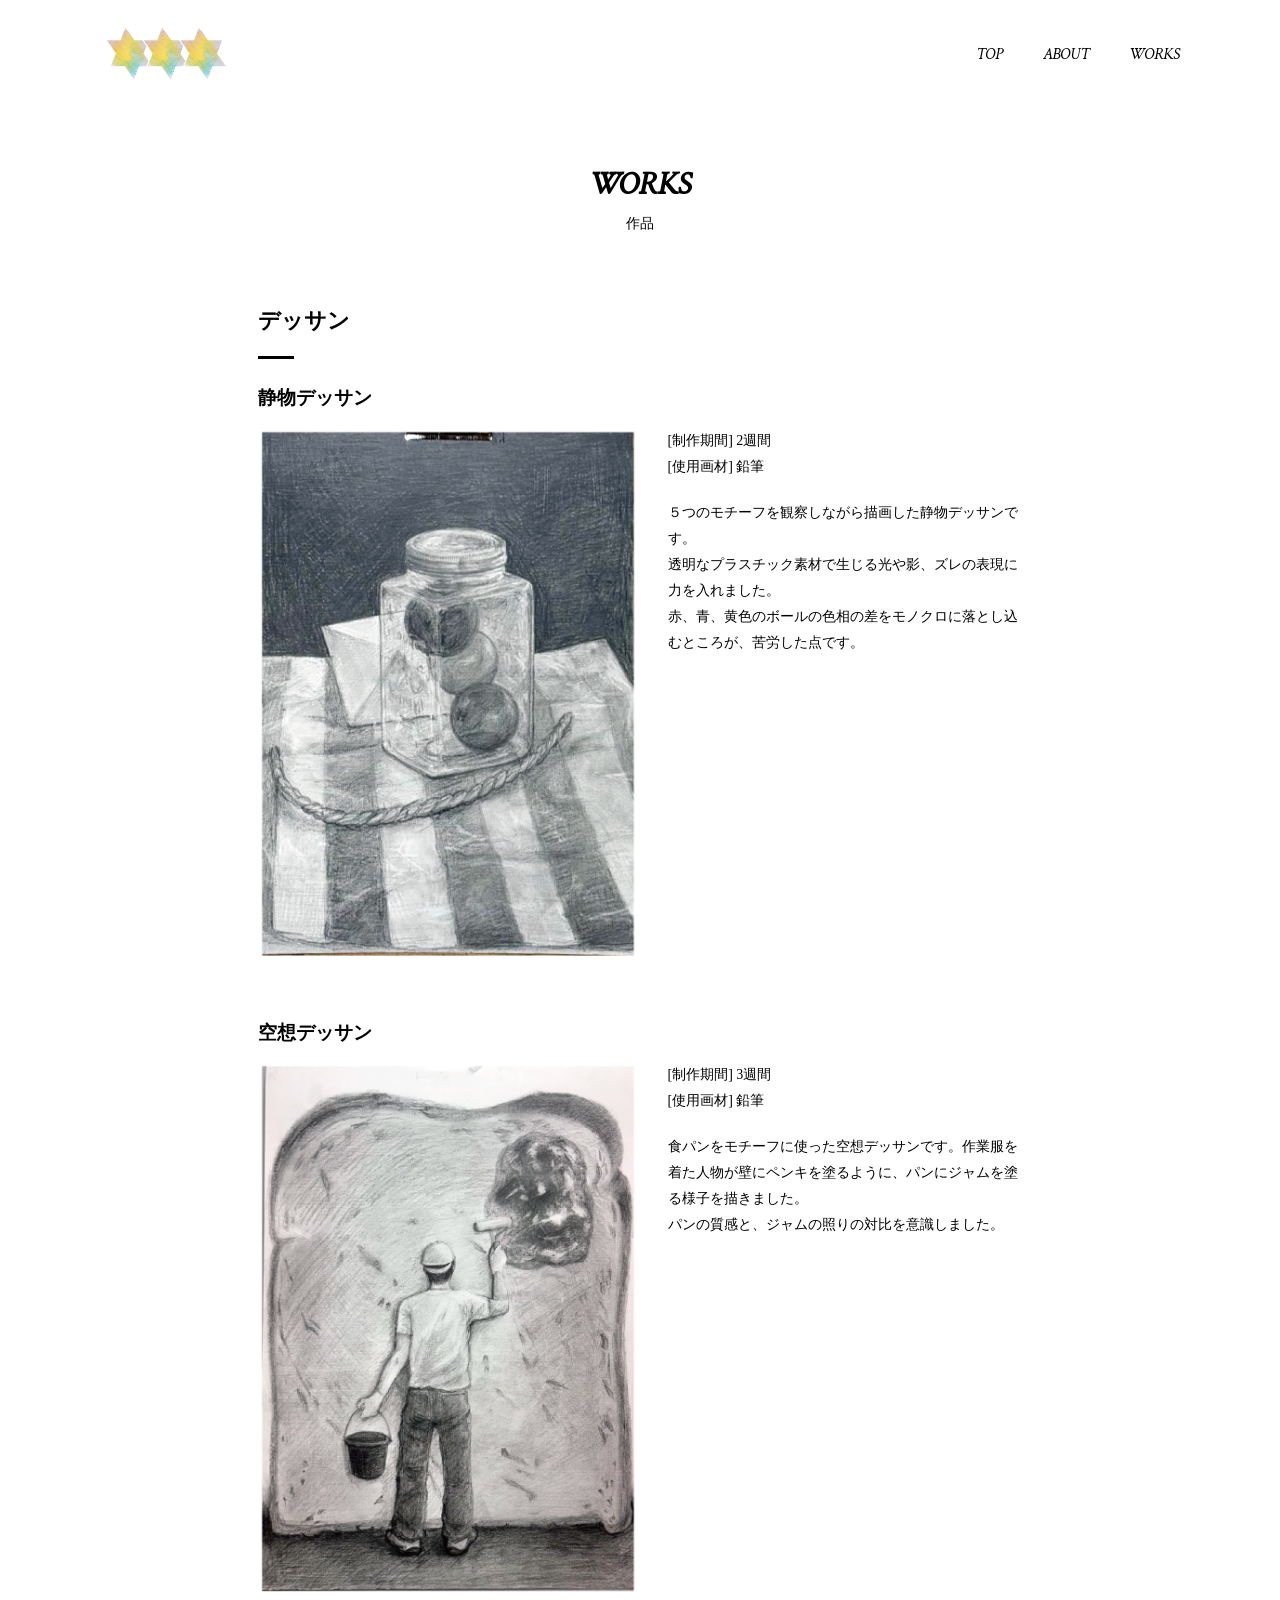
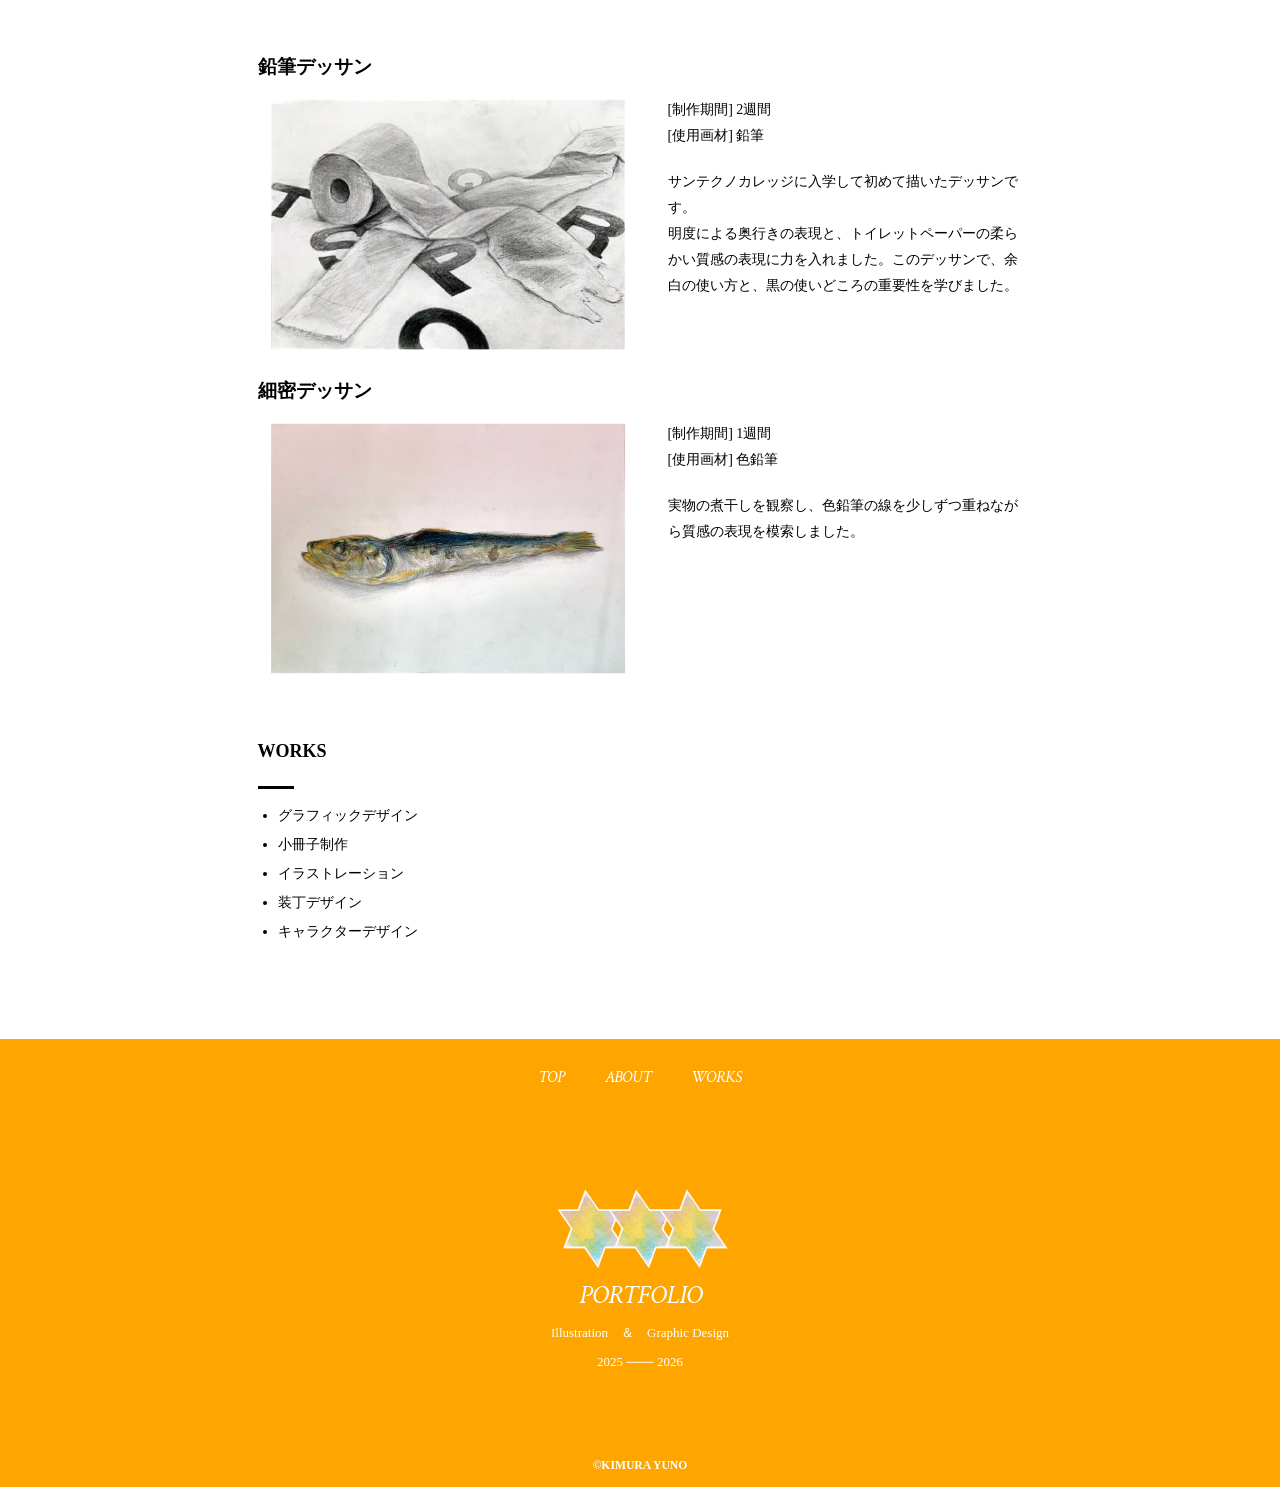
<file: shop-detail04.html>
<!DOCTYPE html>
<html>

<head>
    <meta charset="UTF-8">
<title>WORKS | KIMURA YUNO PORTFOLIO website</title>
    <meta name="description" content="木村優乃の作品集です。">
    <meta name="viewport" content="width=device-width">
    <script src="./js/toggle-menu.js"></script>
    <link href="./css/common.css" rel="stylesheet">
    <link href="./css/shop.css" rel="stylesheet">
    <link rel="preconnect" href="https://fonts.googleapis.com">
    <link rel="preconnect" href="https://fonts.gstatic.com" crossorigin>
    <link href="https://fonts.googleapis.com/css2?family=Metal&display=swap" rel="stylesheet">
</head>

<body>

	<!--headerはここから-->
<header class="header">
  <div class="header-inner"> <a class="header-logo" href="index.html"> <img src="logo.webp" alt="KIMURA YUNO"/></a>
    <button class="toggle-menu-button"></button>
    <div class="header-site-menu">
      <nav class="site-menu">
        <ul>
			          <li><a href="index.html">TOP</a></li>
          <li><a href="concept.html">ABOUT</a></li>
          <li><a href="shop.html">WORKS</a></li>
        </ul>
      </nav>
    </div>
    <!--header-site-menu--> 
  </div>
  <!--header-inner--> 
</header>
<!--headerはここまで--> 

    <!-- mainここから -->
    <main class="main">
        <div class="title">
            <h1>WORKS</h1>
            <p>作品</p>
        </div>
        <div class="shop-contents">
            <div class="shop-item">
<h2>デッサン</h2>
				<h3>静物デッサン</h3>
                <div class="item-area">
                <img src="images/shop/shop8.webp" alt="静物デッサンの作品画像"/>
                <div class="about-item">
					<p class="item-text">[制作期間] 2週間<br>[使用画材] 鉛筆</p>
				 <p class="item-text">５つのモチーフを観察しながら描画した静物デッサンです。<br>透明なプラスチック素材で生じる光や影、ズレの表現に力を入れました。<br>赤、青、黄色のボールの色相の差をモノクロに落とし込むところが、苦労した点です。</p>
                </div><!-- class "about-item"の終わり-->
                </div><!-- class "item-area"の終わり-->
				<h3>空想デッサン</h3>
                <div class="item-area">
                <img src="images/shop/shop9.webp" alt="空想デッサンの作品画像"/>
                <div class="about-item">
					<p class="item-text">[制作期間] 3週間<br>[使用画材] 鉛筆</p>
				 <p class="item-text">食パンをモチーフに使った空想デッサンです。作業服を着た人物が壁にペンキを塗るように、パンにジャムを塗る様子を描きました。<br>パンの質感と、ジャムの照りの対比を意識しました。</p>
                </div><!-- class "about-item"の終わり-->
                </div><!-- class "item-area"の終わり-->
				<h3>鉛筆デッサン</h3>
                <div class="item-area">
                <img src="images/shop/shop10.webp" alt="鉛筆デッサンの作品画像"/>
                <div class="about-item">
					<p class="item-text">[制作期間] 2週間<br>[使用画材] 鉛筆</p>
				 <p class="item-text">サンテクノカレッジに入学して初めて描いたデッサンです。<br>明度による奥行きの表現と、トイレットペーパーの柔らかい質感の表現に力を入れました。このデッサンで、余白の使い方と、黒の使いどころの重要性を学びました。</p>
                </div><!-- class "about-item"の終わり-->
                </div><!-- class "item-area"の終わり-->
				<h3>細密デッサン</h3>
              <div class="item-area">
                <img src="images/shop/shop11.webp" alt="細密デッサンの作品画像"/>
                <div class="about-item">
					<p class="item-text">[制作期間] 1週間<br>[使用画材] 色鉛筆</p>
				 <p class="item-text">実物の煮干しを観察し、色鉛筆の線を少しずつ重ねながら質感の表現を模索しました。</p>
                </div><!-- class "about-item"の終わり-->
                </div><!-- class "item-area"の終わり-->
<div class="item-group recommended">
        
            </div>
            <aside class="shop-menu">
                <div class="shop-menu-inner">
                    <h2>WORKS</h2>
                    <ul>
                       <li><a href="./shop-detail.html">グラフィックデザイン</a></li>
                        <li><a href="./shop-detail02.html">小冊子制作</a></li>
                        <li><a href="./shop-detail03.html">イラストレーション</a></li>
                        <li><a href="./shop-detail05.html">装丁デザイン</a></li>
                        <li><a href="./shop-detail06.html">キャラクターデザイン</a></li>
                  </ul>
                </div>
            </aside>
        </div>
    </main>
    <!-- mainここまで -->

 <!--footerはここから-->
<footer class="footer">
  <nav class="site-menu">
    <ul>
		 <li><a href="index.html">TOP</a></li>
      <li><a href="concept.html">ABOUT</a></li>
      <li><a href="shop.html">WORKS</a></li>
    </ul>
  </nav>
  <a class="footer-logo" href="index.html"> <img src="logo.webp" alt="KIMURA YUNO"/></a>
  <p class="footer-PORTFOLIO">PORTFOLIO</p>
  <p class="footer-time">Illustration　＆　Graphic Design</p>
	<p class="footer-time">2025 ─── 2026</p>
  <p class="copyright"><small>&copy;KIMURA YUNO</small></p>
</footer>
<!--footerはここまで-->

</body>

</html>
</file>
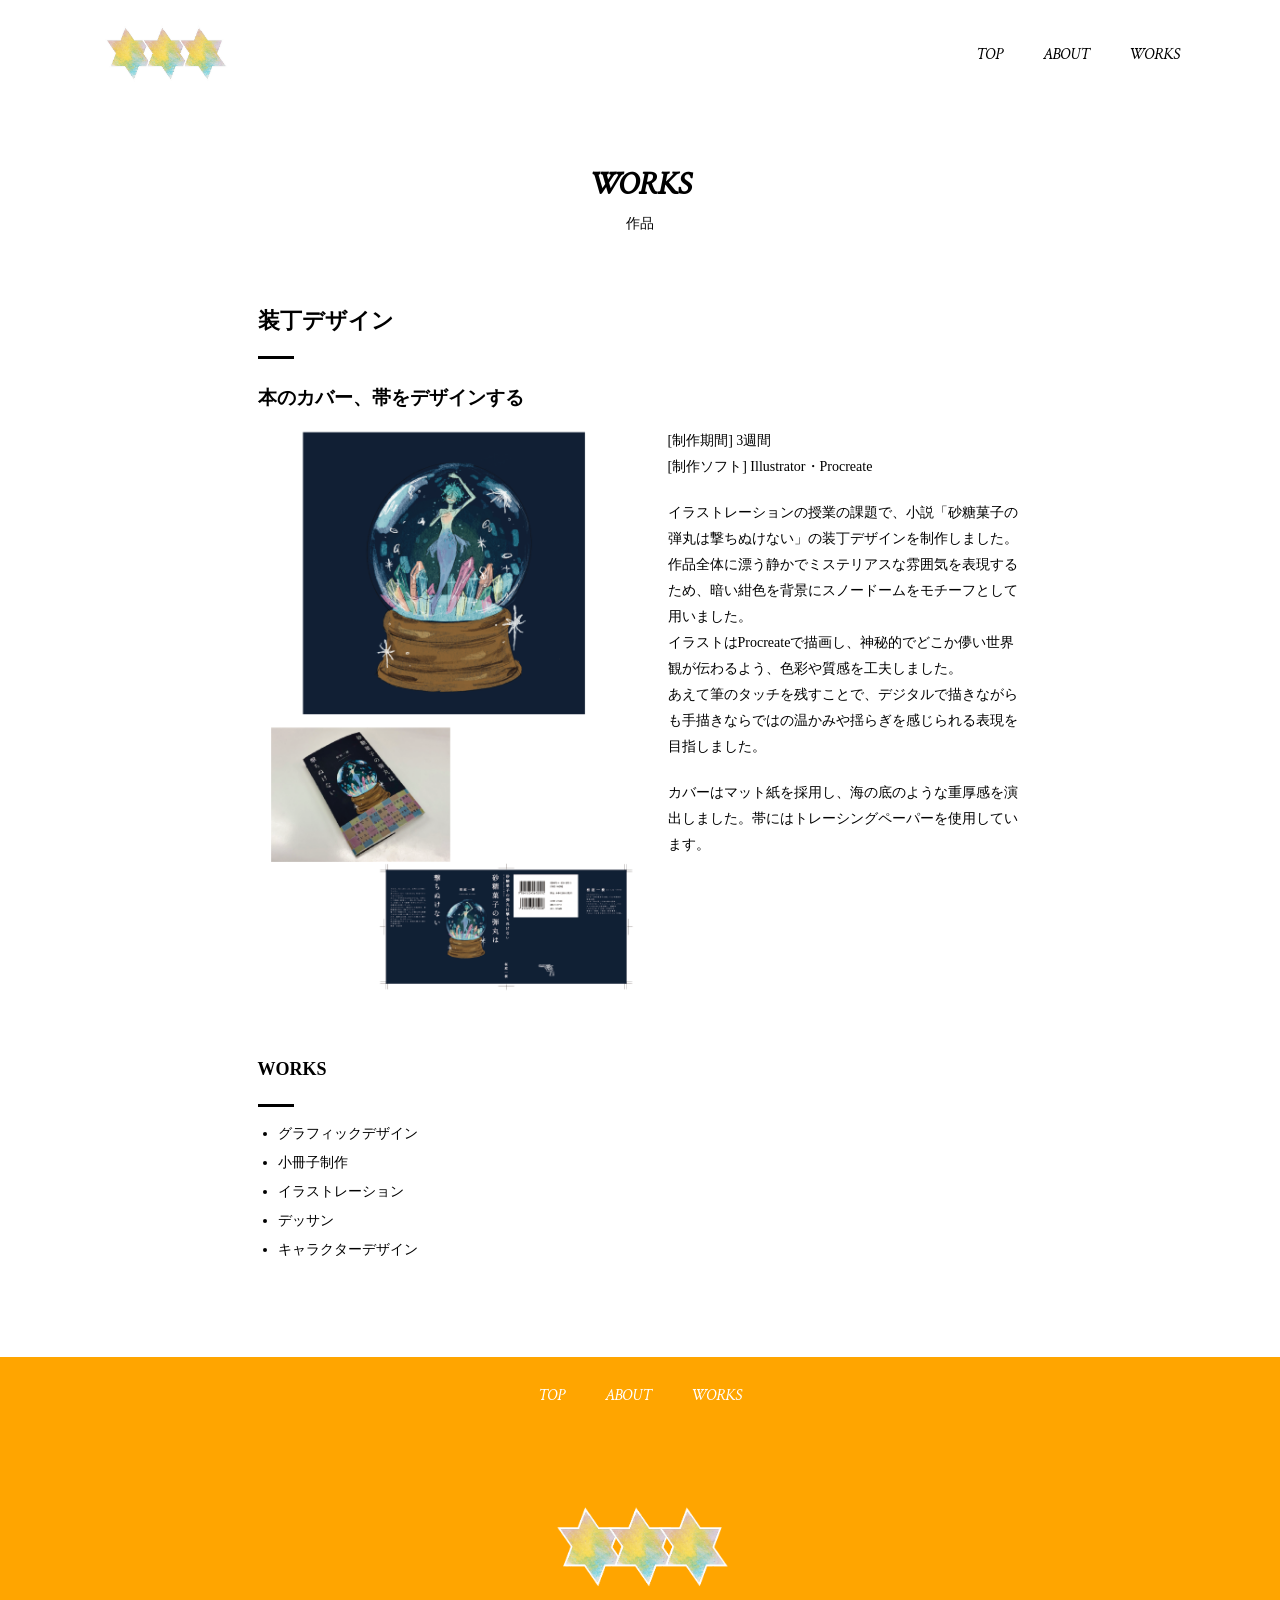
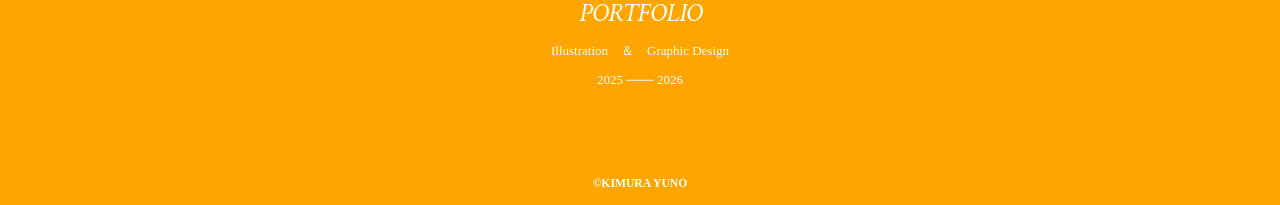
<file: shop-detail05.html>
<!DOCTYPE html>
<html>

<head>
    <meta charset="UTF-8">
   <title>WORKS | KIMURA YUNO PORTFOLIO website</title>
    <meta name="description" content="カフェ「KISSA」のスタッフが厳選した、園芸用品のオンラインショップのページです。">
    <meta name="viewport" content="width=device-width">
    <script src="./js/toggle-menu.js"></script>
    <link href="./css/common.css" rel="stylesheet">
    <link href="./css/shop.css" rel="stylesheet">
    <link rel="preconnect" href="https://fonts.googleapis.com">
    <link rel="preconnect" href="https://fonts.gstatic.com" crossorigin>
    <link href="https://fonts.googleapis.com/css2?family=Metal&display=swap" rel="stylesheet">
</head>

<body>

<!--headerはここから-->
<header class="header">
  <div class="header-inner"> <a class="header-logo" href="index.html"> <img src="logo.webp" alt="KIMURA YUNO"/></a>
    <button class="toggle-menu-button"></button>
    <div class="header-site-menu">
      <nav class="site-menu">
        <ul>
			          <li><a href="index.html">TOP</a></li>
          <li><a href="concept.html">ABOUT</a></li>
          <li><a href="shop.html">WORKS</a></li>
        </ul>
      </nav>
    </div>
    <!--header-site-menu--> 
  </div>
  <!--header-inner--> 
</header>
<!--headerはここまで--> 

    <!-- mainここから -->
    <main class="main">
        <div class="title">
            <h1>WORKS</h1>
            <p>作品</p>
        </div>
        <div class="shop-contents">
            <div class="shop-item">
<h2>装丁デザイン&nbsp;</h2>
				<h3>本のカバー、帯をデザインする</h3>
              <div class="item-area">
                <img src="images/shop/shop6.webp" alt="木村優乃の作品集です。"/>
                <div class="about-item">
					<p class="item-text">[制作期間] 3週間<br>
				    [制作ソフト] Illustrator・Procreate</p>
				 <p class="item-text">イラストレーションの授業の課題で、小説「砂糖菓子の弾丸は撃ちぬけない」の装丁デザインを制作しました。<br>作品全体に漂う静かでミステリアスな雰囲気を表現するため、暗い紺色を背景にスノードームをモチーフとして用いました。<br>イラストはProcreateで描画し、神秘的でどこか儚い世界観が伝わるよう、色彩や質感を工夫しました。<br>あえて筆のタッチを残すことで、デジタルで描きながらも手描きならではの温かみや揺らぎを感じられる表現を目指しました。</p>
					<p class="item-text2">カバーはマット紙を採用し、海の底のような重厚感を演出しました。帯にはトレーシングペーパーを使用しています。</p>
                </div><!-- class "about-item"の終わり-->
                </div><!-- class "item-area"の終わり-->
		
<div class="item-group recommended">
        
            </div>
            <aside class="shop-menu">
                <div class="shop-menu-inner">
                    <h2>WORKS</h2>
                    <ul>
                        <li><a href="./shop-detail.html">グラフィックデザイン</a></li>
                        <li><a href="./shop-detail02.html">小冊子制作</a></li>
						 <li><a href="./shop-detail03.html">イラストレーション</a></li>
                        <li><a href="./shop-detail04.html">デッサン</a></li>
                        <li><a href="./shop-detail06.html">キャラクターデザイン</a></li>
                    </ul>
                </div>
            </aside>
        </div>
    </main>
    <!-- mainここまで -->

<!--footerはここから-->
<footer class="footer">
  <nav class="site-menu">
    <ul>
		 <li><a href="index.html">TOP</a></li>
      <li><a href="concept.html">ABOUT</a></li>
      <li><a href="shop.html">WORKS</a></li>
    </ul>
  </nav>
  <a class="footer-logo" href="index.html"> <img src="logo.webp" alt="KIMURA YUNO"/></a>
  <p class="footer-PORTFOLIO">PORTFOLIO</p>
  <p class="footer-time">Illustration　＆　Graphic Design</p>
	<p class="footer-time">2025 ─── 2026</p>
  <p class="copyright"><small>&copy;KIMURA YUNO</small></p>
</footer>
<!--footerはここまで-->

</body>

</html>
</file>
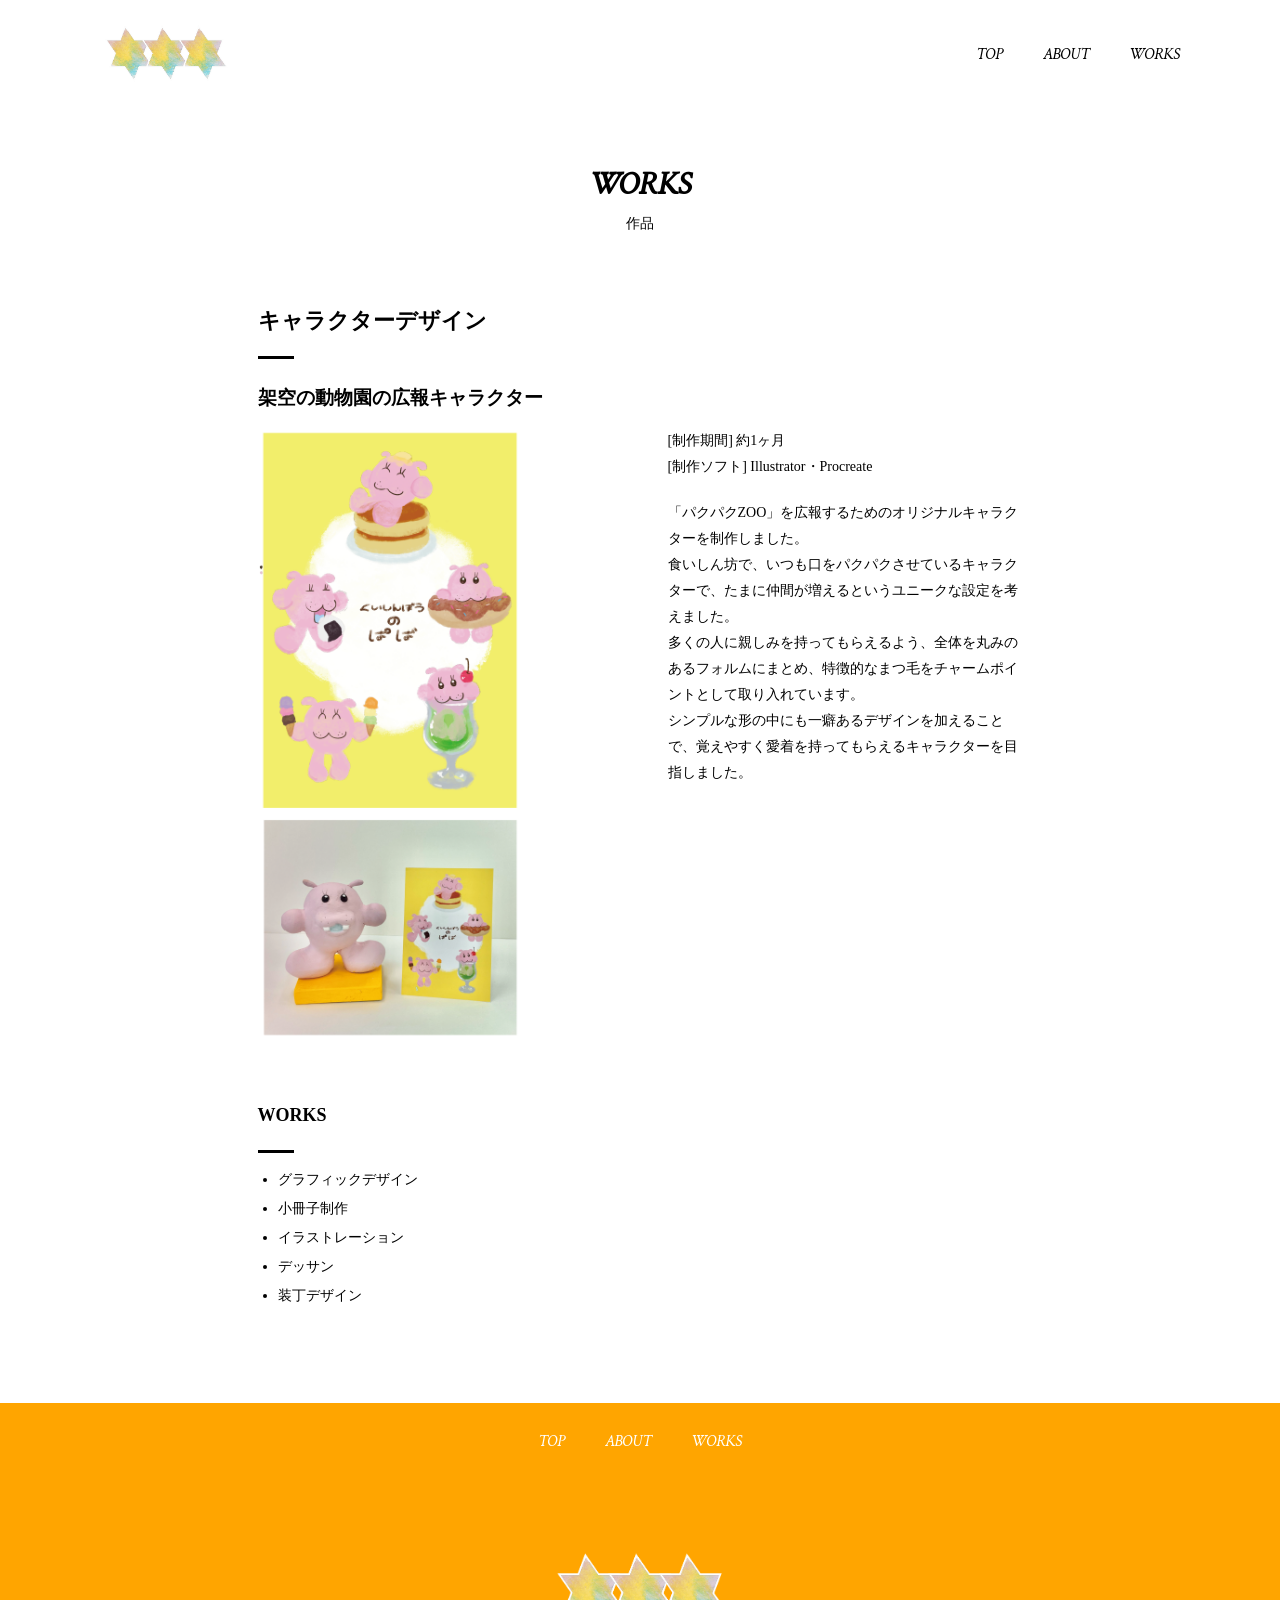
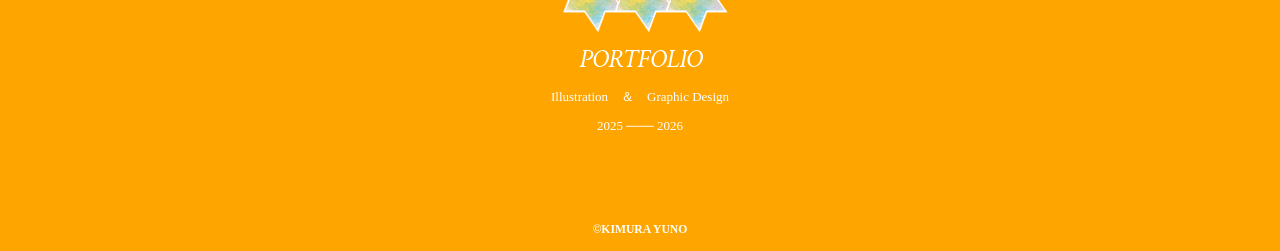
<file: shop-detail06.html>
<!DOCTYPE html>
<html>

<head>
    <meta charset="UTF-8">
   <title>WORKS | KIMURA YUNO PORTFOLIO website</title>
    <meta name="description" content="木村優乃の作品集です。">
    <meta name="viewport" content="width=device-width">
    <script src="./js/toggle-menu.js"></script>
    <link href="./css/common.css" rel="stylesheet">
    <link href="./css/shop.css" rel="stylesheet">
    <link rel="preconnect" href="https://fonts.googleapis.com">
    <link rel="preconnect" href="https://fonts.gstatic.com" crossorigin>
    <link href="https://fonts.googleapis.com/css2?family=Metal&display=swap" rel="stylesheet">
</head>

<body>

<!--headerはここから-->
<header class="header">
  <div class="header-inner"> <a class="header-logo" href="index.html"> <img src="logo.webp" alt="KIMURA YUNO"/></a>
    <button class="toggle-menu-button"></button>
    <div class="header-site-menu">
      <nav class="site-menu">
        <ul>
			          <li><a href="index.html">TOP</a></li>
          <li><a href="concept.html">ABOUT</a></li>
          <li><a href="shop.html">WORKS</a></li>
        </ul>
      </nav>
    </div>
    <!--header-site-menu--> 
  </div>
  <!--header-inner--> 
</header>
<!--headerはここまで--> 

    <!-- mainここから -->
    <main class="main">
        <div class="title">
            <h1>WORKS</h1>
            <p>作品</p>
        </div>
        <div class="shop-contents">
            <div class="shop-item">
<h2>キャラクターデザイン&nbsp;</h2>
				<h3>架空の動物園の広報キャラクター</h3>
                <div class="item-area">
                <img src="images/shop/shop13.webp" alt="キャラクターデザインの作品画像"/>
                <div class="about-item">
					<p class="item-text">[制作期間] 約1ヶ月<br>[制作ソフト] Illustrator・Procreate</p>
				 <p class="item-text">「パクパクZOO」を広報するためのオリジナルキャラクターを制作しました。<br>
食いしん坊で、いつも口をパクパクさせているキャラクターで、たまに仲間が増えるというユニークな設定を考えました。<br>多くの人に親しみを持ってもらえるよう、全体を丸みのあるフォルムにまとめ、特徴的なまつ毛をチャームポイントとして取り入れています。<br>シンプルな形の中にも一癖あるデザインを加えることで、覚えやすく愛着を持ってもらえるキャラクターを目指しました。</p>
                </div><!-- class "about-item"の終わり-->
                </div><!-- class "item-area"の終わり-->
				
<div class="item-group recommended">
        
            </div>
            <aside class="shop-menu">
                <div class="shop-menu-inner">
                    <h2>WORKS</h2>
                    <ul>
                       <li><a href="./shop-detail.html">グラフィックデザイン</a></li>
                        <li><a href="./shop-detail02.html">小冊子制作</a></li>
						 <li><a href="./shop-detail03.html">イラストレーション</a></li>
                        <li><a href="./shop-detail04.html">デッサン</a></li>
                        <li><a href="./shop-detail05.html">装丁デザイン</a></li>
                    </ul>
                </div>
            </aside>
        </div>
    </main>
    <!-- mainここまで -->

    <!-- footerここから -->
<!--footerはここから-->
<footer class="footer">
  <nav class="site-menu">
    <ul>
		 <li><a href="index.html">TOP</a></li>
      <li><a href="concept.html">ABOUT</a></li>
      <li><a href="shop.html">WORKS</a></li>
    </ul>
  </nav>
  <a class="footer-logo" href="index.html"> <img src="logo.webp" alt="KIMURA YUNO"/></a>
  <p class="footer-PORTFOLIO">PORTFOLIO</p>
  <p class="footer-time">Illustration　＆　Graphic Design</p>
	<p class="footer-time">2025 ─── 2026</p>
  <p class="copyright"><small>&copy;KIMURA YUNO</small></p>
</footer>
<!--footerはここまで-->

</body>

</html>
</file>
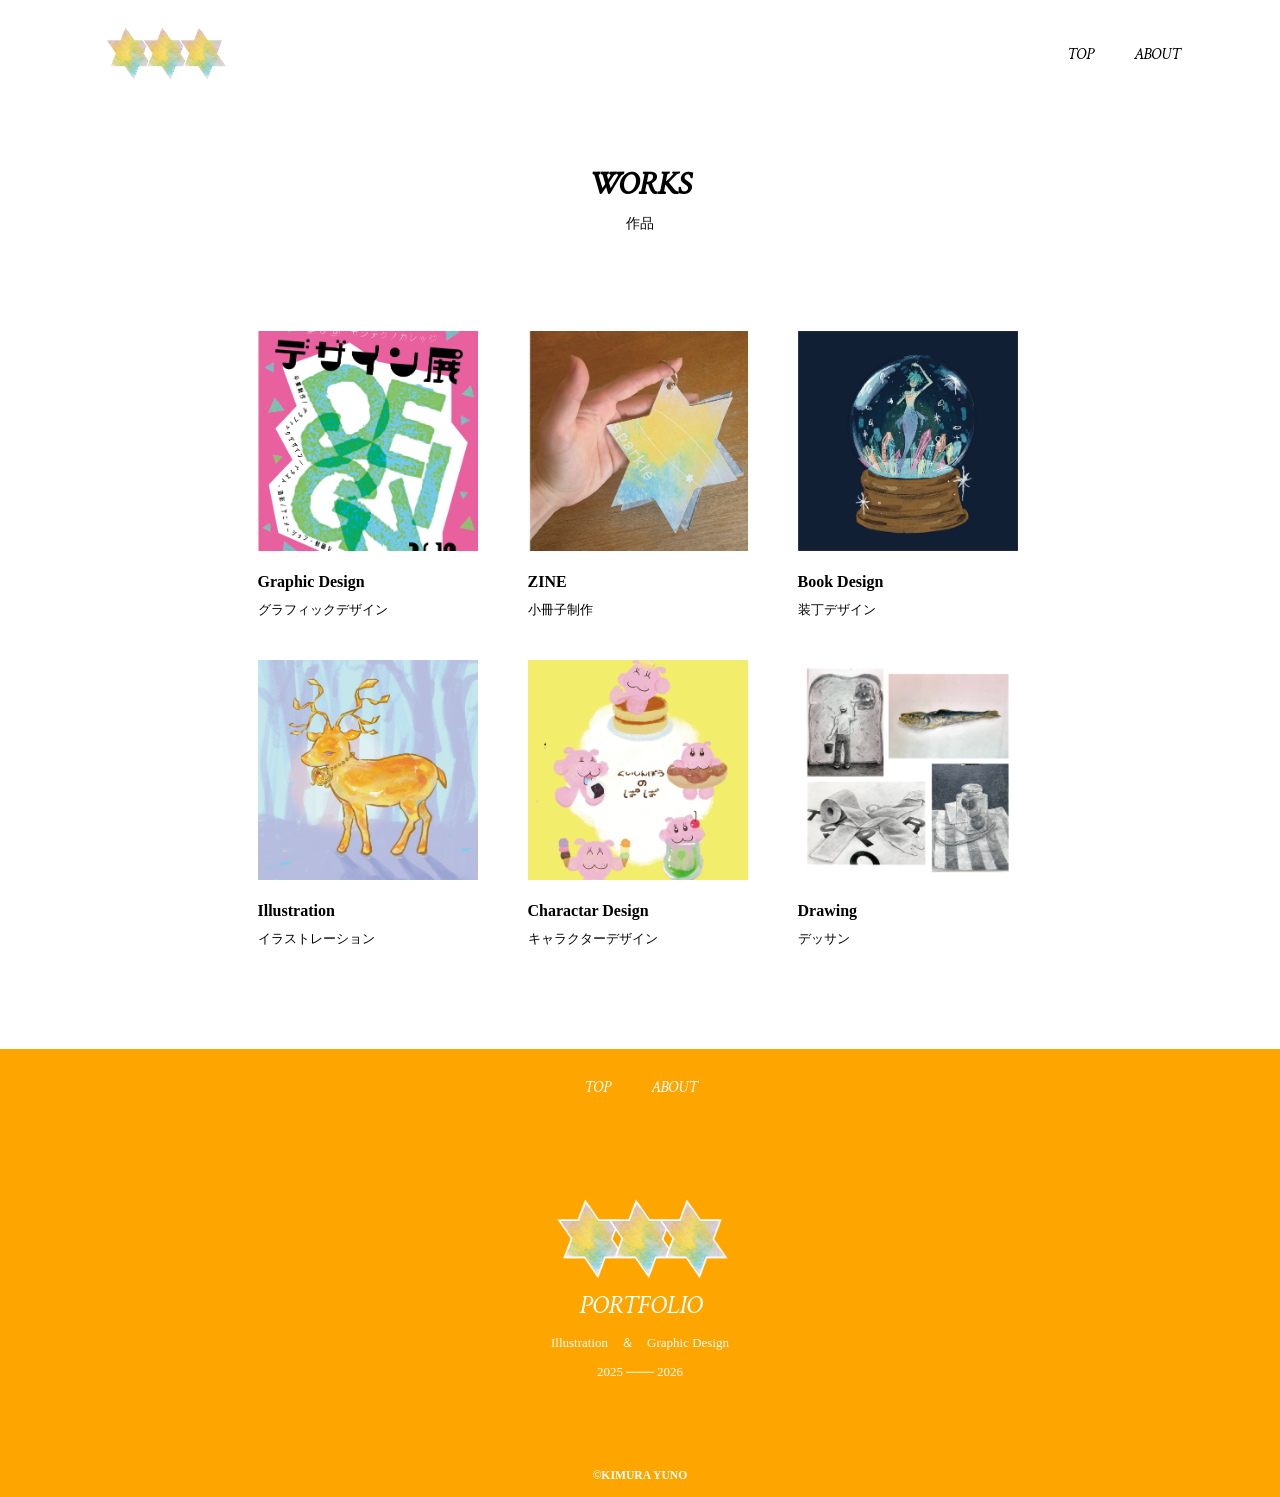
<file: shop.html>
<!doctype html>
<html>
<head>
<meta charset="UTF-8">
<title>WORKS | KIMURA YUNO PORTFOLIO website</title>
<meta name="description" content="木村優乃の作品集です。">
<meta name="viewport" content="width=device-width, initial-scale=1">
<script type="text/javascript" src="js/toggle-menu.js"></script>
<link href="css/common.css" rel="stylesheet" type="text/css">
<link rel="preconnect" href="https://fonts.googleapis.com">
<link rel="preconnect" href="https://fonts.gstatic.com" crossorigin>
<link href="https://fonts.googleapis.com/css2?family=Metal&display=swap" rel="stylesheet">
<link href="css/shop.css" rel="stylesheet" type="text/css">
</head>

<body>
<!--headerはここから-->
<header class="header">
  <div class="header-inner"> <a class="header-logo" href="index.html"> <img src="logo.webp" alt="KIMURA YUNO"/></a>
    <button class="toggle-menu-button"></button>
    <div class="header-site-menu">
      <nav class="site-menu">
        <ul>
			          <li><a href="index.html">TOP</a></li>
          <li><a href="concept.html">ABOUT</a></li>
        </ul>
      </nav>
    </div>
    <!--header-site-menu--> 
  </div>
  <!--header-inner--> 
</header>
<!--headerはここまで-->  


<!--mainはここから-->
<main class="main">
  <div class="title">
    <h1>WORKS</h1>
    <p>作品</p>
  </div>
  <!--class "title"の終わり-->
  <div class="shop-contents">
    <div class="shop-item">
      <div class="item-group">
        
        <ul class="item-list">
			
          <li> <a href="./shop-detail.html"> <img src="images/index/index.webp" alt="グラフィックデザインの作品画像"/>
            <dl>
				
              <dt>Graphic Design</dt>
              <dd>グラフィックデザイン</dd>
            </dl>
            </a> </li>
          <li> <a href="./shop-detail02.html"> <img src="images/index/index2.webp" alt="小冊子の作品画像"/>
            <dl>
              <dt>ZINE</dt>
              <dd>小冊子制作</dd>
            </dl>
            </a> </li>
          <li> <a href="./shop-detail05.html"> <img src="images/index/index3.webp" alt="装丁デザインの作品画像"/>
            <dl>
              <dt>Book Design</dt>
              <dd>装丁デザイン</dd>
            </dl>
            </a> </li>
			<li> <a href="./shop-detail03.html"> <img src="images/index/index6.webp" alt="イラストレーションの作品画像"/>
            <dl>
              <dt>Illustration</dt>
              <dd>イラストレーション</dd>
            </dl>
            </a> </li>
          <li> <a href="./shop-detail06.html"> <img src="images/index/index5.webp" alt="キャラクターデザインの作品画像"/>
            <dl>
              <dt>Charactar Design</dt>
              <dd>キャラクターデザイン</dd>
            </dl>
            </a> </li>
          <li> <a href="./shop-detail04.html"> <img src="images/index/index4.webp" alt="デッサンの作品画像"/>
            <dl>
              <dt>Drawing</dt>
              <dd>デッサン</dd>
            </dl>
            </a> </li>
        
          
        </ul>
      </div>
        <!--class "item-group"の終わり-->
    </div>
    <aside class="shop-memu">
      <div class="shop-menu-inner">
       
      </div>
      <!--class "shop-menu-inner"の終わり--> 
    </aside>
  </div>
  <!--class "shop-contents"の終わり--> 
</main>
<!--mainはここまで--> 

<!--footerはここから-->
<footer class="footer">
  <nav class="site-menu">
    <ul>
		 <li><a href="index.html">TOP</a></li>
      <li><a href="concept.html">ABOUT</a></li>
    </ul>
  </nav>
  <a class="footer-logo" href="index.html"> <img src="logo.webp" alt="KIMURA YUNO"/></a>
  <p class="footer-PORTFOLIO">PORTFOLIO</p>
  <p class="footer-time">Illustration　＆　Graphic Design</p>
	<p class="footer-time">2025 ─── 2026</p>
  <p class="copyright"><small>&copy;KIMURA YUNO</small></p>
</footer>
<!--footerはここまで-->

</body>
</html>
</file>
<file: css/common.css>
@charset "UTF-8";
/* CSS Document */
*, ::before, ::after {
  padding: 0;
  margin: 0;
  box-sizing: border-box;
}
ul, ol {
  list-style: none;
}
a {
  color: inherit;
  text-decoration: none;
}
body {
  color: #000000;
  background-color: #FFFFFF;
  line-height: 1;
  font-family: YuGothic, "Yu Gothic medium", "Hiragino Sans", Meiryo, "sans-serif";
  font-size: 16px;
}
img {
  max-width: 100%;
}
.header-inner {
  max-width: 1200px;
  height: 110px;
  margin-left: auto;
  margin-right: auto;
  padding-left: 40px;
  padding-right: 40px;
  display: flex;
  justify-content: space-between;
  align-items: center;
}
.toggle-menu-button {
  display: none;
}
.header-logo {
  display: block;
  width: 170px;
	transition: transform 0.4s ease;
}
.header-logo:hover {
    transform: scale(1.05);
}
.site-menu ul {
  display: flex;
}

.site-menu ul li {
  margin-left: 20px;
  margin-right: 20px;
}
.site-menu ul li a {
    font-family: "Metal", serif;
    font-weight: 400;
    font-style: normal;
    display: inline-block; 
    transition: transform 0.3s ease; 
}

/* 触れた（ホバーした）ときの設定 */
.site-menu ul li a:hover {
    transform: translateY(-3px); /* 上に3pxふわっと浮く */
}
.footer {
  color: #FFFFFF;
  background-color: #ffa500;
  padding-top: 30px;
  padding-bottom: 15px;
  display: flex;
  flex-direction: column;
  align-items: center;
}
.footer-logo {
  display: block;
  width: 235px;
  margin-top: 90px;
	transition: transform 0.4s ease;
}
.footer-logo:hover {
    transform: scale(1.05);
}
.footer-PORTFOLIO {
	font-family: "Metal", serif; 
  font-size: 26px;
  font-weight: 28px;
}
.footer-time {
  font-size: 13px;
  margin-top: 16px;
}
.copyright {
  font-size: 14px;
  font-weight: bold;
  margin-top: 90px;
}

@media (max-width: 800px){
    .site-menu ul{
        display: block;
        text-align: center;
    }
    .site-menu lt{
        margin-top: 20px;
    }
    .header{
        position: fixed;
        top: 0;
        left: 0;
        right: 0;
        background-color: #FFFFFF;
        height: 50px;
        z-index: 10;
        box-shadow: 0 3px 6px rgba(0, 0, 0, 0.1);
    }
    .header-inner{
        padding-left: 20px;
        padding-right: 20px;
        height: 100%;
        position: relative;
    }
    .header-logo{
        width: 100px;
    }
    .header-site-menu{
        position: absolute;
        top: 100%;
        left: 0;
        right: 0;
        color: #FFFFFF;
        background-color: #736E62;
        padding-top: 30px;
        padding-bottom: 50px;
        display: none;
    }
    .toggle-menu-button{
        display: block;
        width: 44px;
        height: 34px;
        background-image: url("../images/common/icon-menu.png");
        background-size: 50%;
        background-position: center;
        background-repeat: no-repeat;
        background-color: transparent;
        border: none;
        border-radius: 0;
        outline: none;
    }
    .header-site-menu.is-show{
        display: block;
    }
    .main{
        padding-top: 50px;
    }
    .footer-tel{
        font-size: 20px;
    }
    .copyright{
        margin-top: 50px;
    }
    
}
</file>
<file: css/index.css>
@charset "UTF-8";
/* CSS Document */
.first-view {
  height: calc(100vh - 110px);
  background-image: url("../images/index/bg-main-yoko.jpg");
  background-repeat: no-repeat;
  background-position: center center;
  background-size: cover;
  display: flex;
  align-items: center;
}
.first-view-text {
  position: relative;     /* 基準にするため必要 */
  width: 100%;
  max-width: 1200px;
  margin-left: auto;
  margin-right: auto;
  padding: 40px;
  padding-bottom: 80px;
  color: #FFFFFF;
  font-weight: bold;
  text-shadow: 0px 0px 10px #778899;
  min-height: 80vh;       
}

/* ① 左端 ＆ Y軸の真ん中 */
.title-left {
  position: absolute;
  top: 50%;               /* 親の高さの真ん中を基準にする */
  left: 40px;             /* 左端の余白 */
  transform: translateY(-50%); /* 自分の高さの半分だけ上にずらして完全な中央にする */
  font-size: 36px;        
  margin: 0;
}

/* ② 右端 ＆ Y軸の真ん中 */
.title-right {
  position: absolute;
  top: 50%;               /* 親の高さの真ん中を基準にする */
  right: 40px;            /* 右端 */
  transform: translateY(-50%); /* 自分の高さの半分だけ上にずらして完全な中央にする */
  font-size: 36px;        
  margin: 0;
}

/* ③ 上端真ん中の文字（2025-------2026 など） */
.top-center-text {
  text-align: center;
  font-size: 16px;
  margin: 0;
}

/* ④ 下端真ん中の文字（コーヒーを待つ時間も〜） */
.bottom-center-text {
  position: absolute;
  bottom: 40px;           /* 下端に固定 */
  left: 0;
  right: 0;
  text-align: center;
  font-size: 18px;
  margin: 0;
}
.first-view-text h1 {
  font-family: "Metal", serif;
  font-size: 56px;
  line-height: 72px;
}
.first-view-text p {
	 font-family: "Metal", serif;
  font-size: 18px;
  margin-top: 20px;
}
.lead {
  max-width: 1200px;
  margin: 100px auto;
}
.lead p {
  line-height: 2;
  text-align: center;
}
.link-button-area {
  text-align: center;
  margin-top: 40px;
}
.link-button {
  background-color: #f4dd64;
  display: inline-block;
  min-width: 180px;
  line-height: 48px;
  border-radius: 24px;
  font-family: "Metal", serif;
  font-size: 14px;
}
.link-button:hover {
  background-color: #d8b500;
}
.recommended {
  background-color: #f8f8f8;
  padding-top: 45px;
  padding-bottom: 55px;
}
.recommended h2 {
	 font-family: "Metal", serif;
  font-size: 22px;
  font-weight: bold;
  text-align: center;
}
.recommended h2::after {
  content: '';
  display: block;
  width: 36px;
  height: 3px;
  background-color: #000000;
  margin-top: 20px;
  margin-left: auto;
  margin-right: auto;
}
.item-list {
  display: flex;
  padding-top: 40px;
  padding-bottom: 10px;
  padding-left: 60px;
  padding-right: 60px;
  overflow: scroll;
}
.item-list li {
  flex-shrink: 0;
  width: 260px;
  margin-left: 75px;
}
.item-list li:first-child {
  margin-left: 0;
}
.item-list dl {
  margin-top: 20px;
}
.item-list dt {
  font-weight: bold;
}
.item-list dd {
  font-size: 13px;
  line-height: 20px;
  margin-top: 10px;
}
.item-list .price {
  font-weight: bold;
  margin-top: 15px;
}
@media (max-width: 800px) {
  .first-view {
    height: calc(100vh - 50px);
    background-image: url("../images/index/bg-main-tate.jpg");
    align-items: flex-start;
  }
  .first-view-text {
    position: relative;
    display: flex;
    flex-direction: column;
    justify-content: center;
    align-items: center;
	   padding-top: 60px;
    padding-left: 20px;
  }

  /* 絶対配置を解除して、普通の縦並びに戻す */
  .title-left,
  .title-right {
    position: static;
    transform: none;
    text-align: center;
    margin: 10px 0;
  }
  .first-view-text h1 {
    font-size: 36px;
    line-height: 48px;
  }
  .first-view-text p {
    font-size: 14px;
    margin-top: 15px;
  }
  .lead {
	  font-size: 13px;
    padding-left: 20px;
    padding-right: 20px;
  }
  .lead p {
    text-align: center;
  }
  .item-list {
    padding-left: 20px;
    padding-right: 20px;
  }
  .item-list li {
    width: 220px;
    margin-left: 30px;
  }
}
</file>
<file: css/concept.css>
@charset "UTF-8";
/* CSS Document */
.title {
  height: 310px;
  background-image: url("../images/index/bg-main-yoko.jpg");
  background-repeat: no-repeat;
  background-position: center center;
  background-size: cover;
  display: flex;
  flex-direction: column;
  justify-content: center;
  align-items: center;
  color: #FFFFFF;
  text-shadow: 1px 1px 10px #778899;
}
.title h1 {
  font-family: "Metal", serif;
  font-size: 32px;
  font-weight: bold;
}
.title p {
  font-size: 14px;
  margin-top: 15px;
}
.feature {
  display: flex;
  justify-content: space-between;
  width: 930px;
  max-width: 90%;
  margin-top: 75px;
  margin-left: auto;
  margin-right: auto;
  align-items: flex-start;
}
.feature img {
  width: 360px;
}
.feature-text {
  max-width: 500px;
  margin-right: 40px;
}
.reverse {
  flex-direction: row-reverse;
}
.reverse .feature-text {
  margin-left: 40px;
  margin-right: 0;
}
.feature-text h2 {
  font-size: 22px;
  font-weight: bold;
  line-height: 30px;
}
.feature-text h4 {
  margin-top: 60px;
}
.feature-text h2::after {
  content: '';
  display: block;
  width: 36px;
  height: 3px;
  background-color: #000000;
  margin-top: 20px;
}
.feature-text p {
  font-size: 15px;
  line-height: 28px;
  margin-top: 25px;
}
.movie {
  width: 930px;
  max-width: 90%;
  background-color: #F8F8F8;
  padding: 50px 60px;
  margin-top: 55px;
  margin-left: auto;
  margin-right: auto;
}
.movie h2 {
  font-size: 22px;
  font-weight: bold;
  text-align: center;
}
.movie h2::after {
  content: '';
  display: block;
  width: 36px;
  height: 3px;
  background-color: #000000;
  margin-top: 20px;
  margin-left: auto;
  margin-right: auto;
}
.movie iframe {
  display: block;
  width: 100%;
  height: 456px;
  margin-top: 30px;
}
.movie p {
  font-size: 15px;
  line-height: 28px;
  margin-top: 20px;
}
.footer {
  margin-top: 100px;
}

@media (max-width: 800px) {
    .feature {
        display: block;
        width: 500px;
        margin-top: 45px;
    }
    .feature-text {
        margin-right: 0;
    }
    .reverse .feature-text {
        margin-left: 0;
    }
    .feature img {
        width: 60%;
        height: auto;
        margin-top: 25px;
		margin-left: 70px;
    }
    .movie {
        width: 500px;
        padding: 30px 25px;
    }
    .movie iframe {
        height: 240px;
    }
}
</file>
<file: css/shop.css>
@charset "UTF-8";
/* CSS Document */
.title {
  display: flex;
  flex-direction: column;
  align-items: center;
  margin-top: 60px;
}
.title h1 {
  font-family: "Metal", serif;
  font-size: 32px;
  font-weight: bold;
}
.title p {
  font-size: 14px;
  margin-top: 15px;
}
.shop-contents {
  width: 1080px;
  max-width: 90%;
  margin-top: 75px;
  margin-left: auto;
  margin-right: auto;
  display: flex;
  justify-content: center;
  flex-direction: row;
}
.shop-item {
  flex-grow: 1;
  max-width: 765px;
}
.shop-item h2 {
  font-size: 22px;
  font-weight: bold;
  line-height: 30px;
}
.shop-item h3 {
  margin-top: 30px;
}
.shop-item h2::after {
  content: '';
  display: block;
  width: 36px;
  height: 3px;
  background-color: #000000;
  margin-top: 20px;
}
.item-list {
  margin-top: 25px;
  display: grid;
  grid-template-columns: repeat(auto-fit, 220px);
  column-gap: 50px;
  row-gap: 40px;
}
.item-list a {
  display: block;
  transition-duration: 0.2s;
}
.item-list a:hover {
  transform: scale(1.05);
}
.item-list dl {
  margin-top: 20px;
}
.item-list dt {
  font-weight: bold;
}
.item-list dd {
  font-size: 13px;
  line-height: 20px;
  margin-top: 10px;
}
.shop-menu {
  flex-shrink: 0;
  margin-right: 60px;
}
.shop-menu-inner {
  position: sticky;
  top: 30px;
  left: 0;
  right: 0;
}
.shop-menu-inner h2 {
  font-size: 18px;
  font-weight: bold;
}
.shop-menu-inner ul {
  list-style-type: disc;
  margin-top: 20px;
  margin-left: 20px;
}
.shop-menu-inner li {
  font-size: 14px;
  margin-top: 15px;
}
.item-area {
  margin-top: 20px;
  display: flex;
}
.item-area img {
  width: 50%;
  max-width: 380px;
}
.about-item {
  margin-left: 30px;
}
.about-item .item-text {
  font-size: 14px;
  line-height: 26px;
	margin-bottom: 20px;
}
.about-item .item-text2 {
  margin-top: 20px;
  font-size: 14px;
  line-height: 26px;
}
.about-item .item-price {
  font-weight: bold;
  margin-top: 20px;
}
.about-item a {
  background-color: #f4dd64;
  display: inline-block;
  min-width: 180px;
  line-height: 48px;
  border-radius: 24px;
  font-family: "Metal", serif;
  font-size: 14px;
  text-align: center;
  margin-top: 35px;
}
.about-item a:hover {
  background-color: #d8b500;
}
.recommended {
  margin-top: 60px;
}
.footer {
  margin-top: 100px;
}
@media (max-width: 800px) {
  .shop-contents {
    display: block;
    max-width: 100%;
    margin-top: 60px;
    margin-bottom: 60px;
  }
  .shop-item {
    max-width: 540px;
    margin-left: auto;
    margin-right: auto;
    padding-left: 20px;
    padding-right: 20px;
  }
  .item-list {
    display: grid;
    grid-template-columns: repeat(2, 1fr);
    column-gap: 35px;
  }
  .shop-menu {
    background-color: #f8f8f8;
    padding-top: 50px;
    padding-bottom: 50px;
    margin-top: 60px;
    margin-right: 0;
  }
  .shop-menu-inner {
    max-width: 540px;
    margin-left: auto;
    margin-right: auto;
    padding-left: 20px;
    padding-right: 20px;
  }
  .shop-menu-inner ul li a {
    display: inline-block;
    transition: transform 0.4s ease;
  }
  .shop-menu-inner ul li a:hover {
    transform: scale(1.05);
  }
  .item-area {
    display: block;
  }
  .item-area img {
    width: 100%;
    max-width: 100%;
  }
  .about-item {
    margin-top: 20px;
    margin-left: 0;
  }
  .about-item a {
    width: 100%;
  }
  .footer {
    margin-top: 0;
  }
}
</file>
